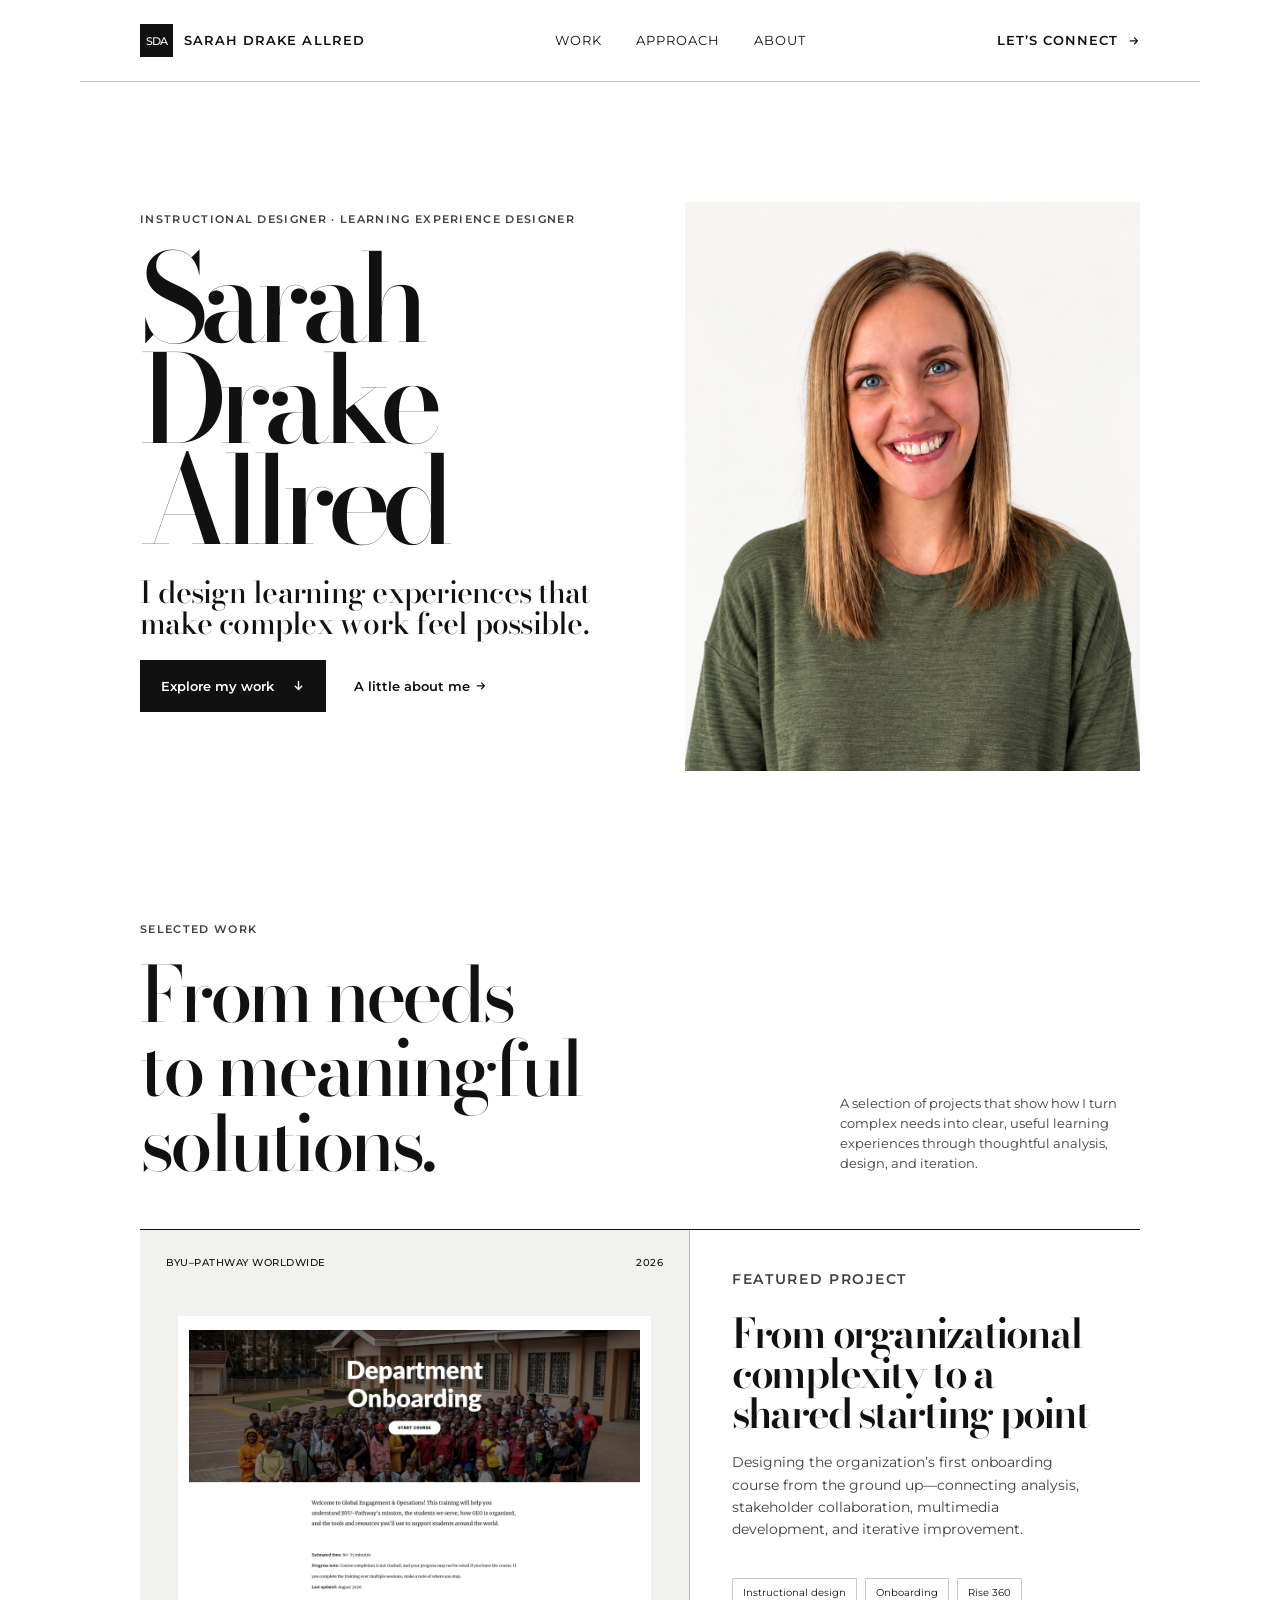
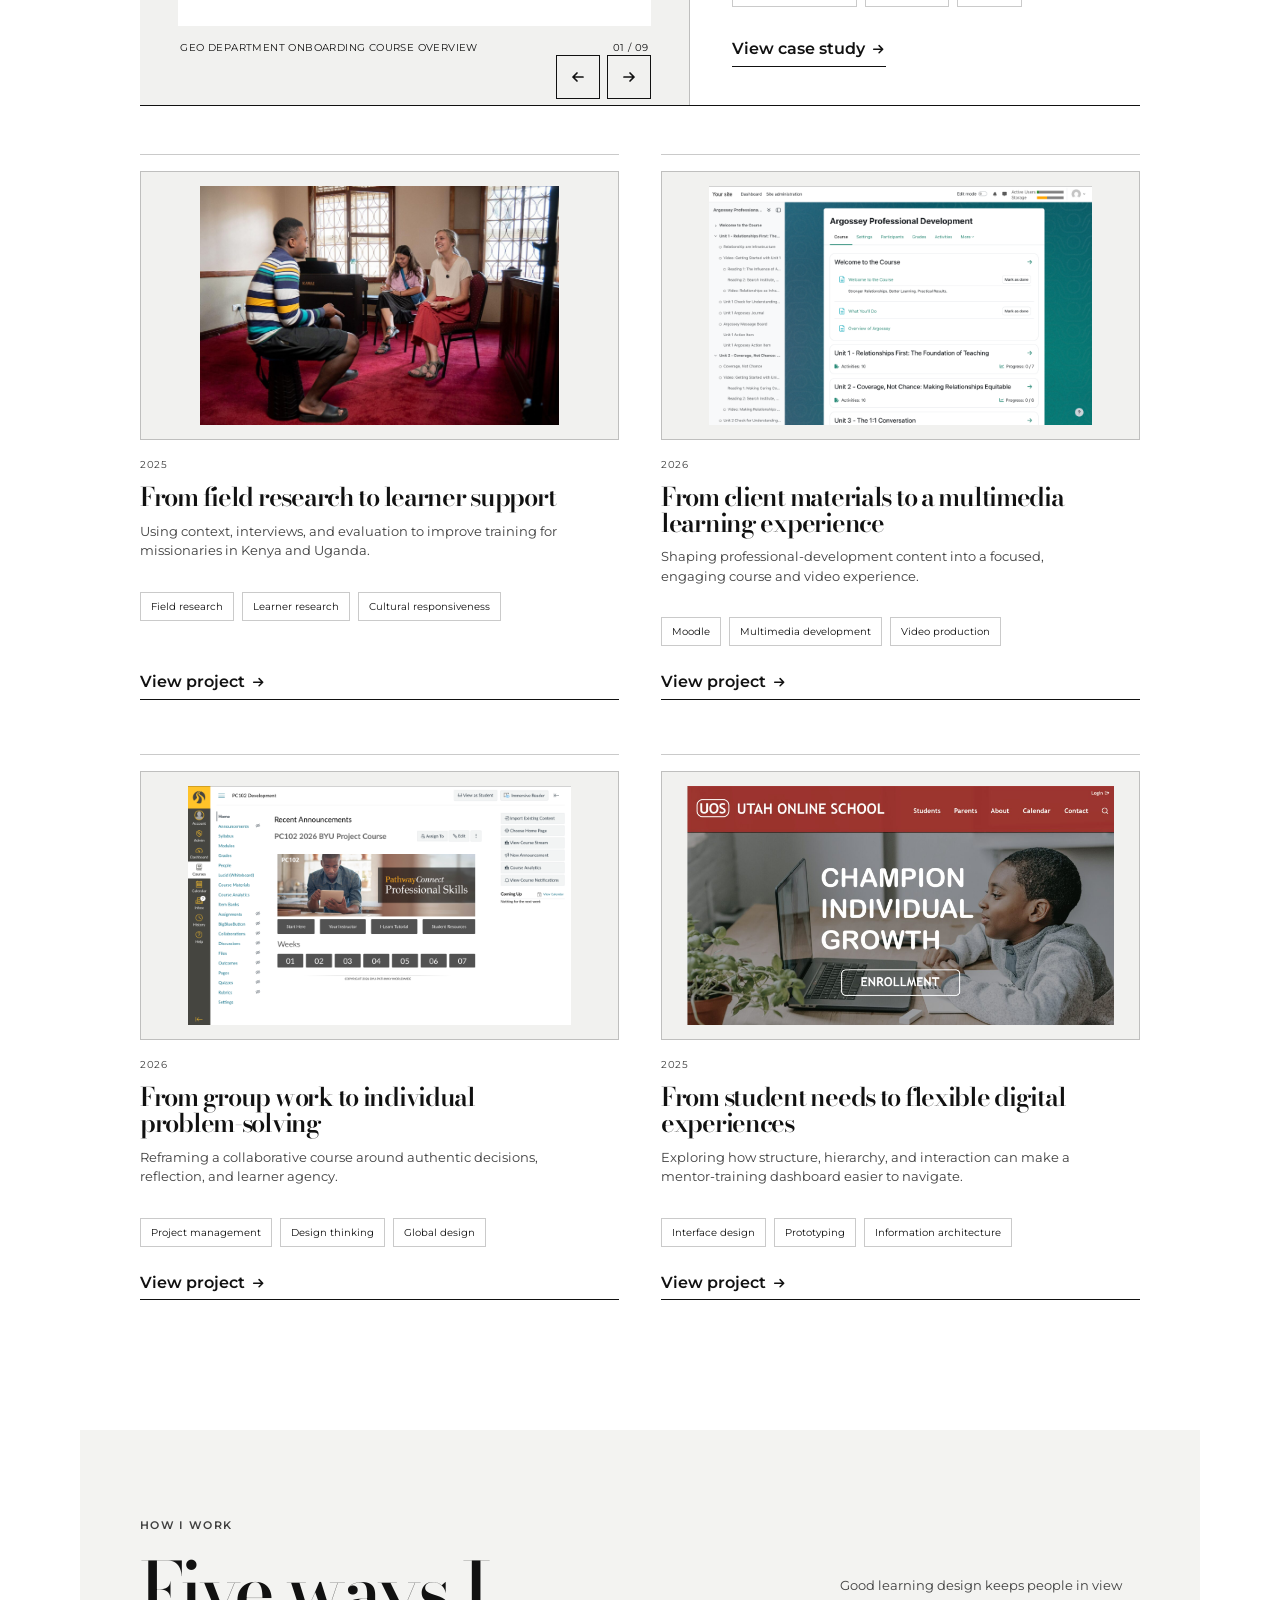
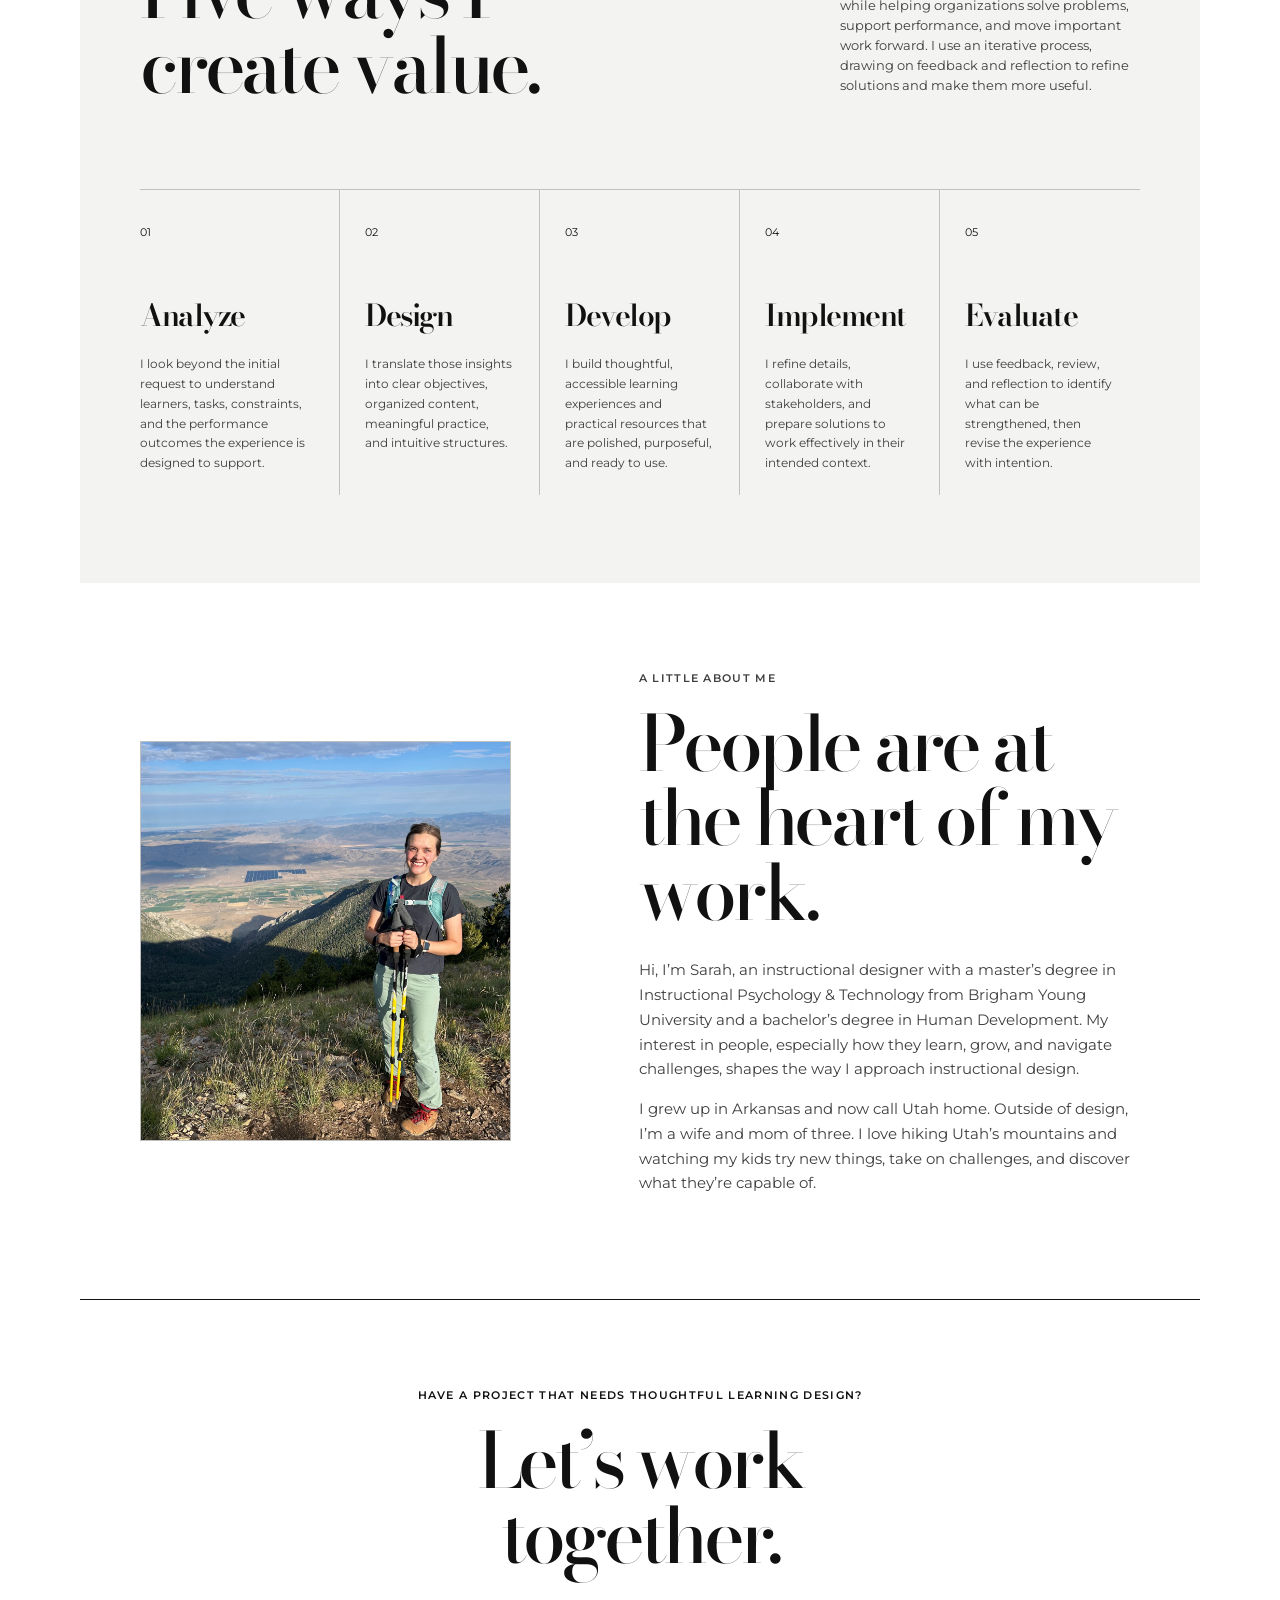
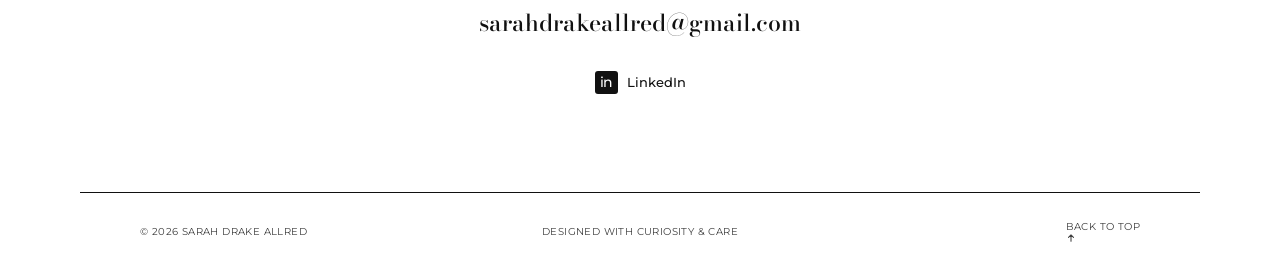
<file: index.html>
<!doctype html>
<html lang="en">
  <head>
    <!-- Google tag (gtag.js) -->
    <script async src="https://www.googletagmanager.com/gtag/js?id=G-1EB65HYQL9"></script>
    <script>
      window.dataLayer = window.dataLayer || [];
      function gtag(){dataLayer.push(arguments);}
      gtag('js', new Date());
      gtag('config', 'G-1EB65HYQL9');
    </script>
    <meta charset="UTF-8" />
    <meta name="viewport" content="width=device-width, initial-scale=1.0" />
    <meta name="description" content="Sarah Drake Allred is an instructional designer creating thoughtful, practical learning experiences for people and organizations." />
    <title>Sarah Drake Allred — Instructional Designer</title>
    <link rel="preconnect" href="https://fonts.googleapis.com" />
    <link rel="preconnect" href="https://fonts.gstatic.com" crossorigin />
    <link href="https://fonts.googleapis.com/css2?family=Bodoni+Moda:opsz,wght@6..96,400;6..96,500;6..96,600&family=Montserrat:wght@400;500;600;700&display=swap" rel="stylesheet" />
    <link rel="stylesheet" href="styles.css" />
  </head>
  <body>
    <a class="skip-link" href="#top">Skip to main content</a>
    <div class="site-shell">
      <header class="site-header">
        <a class="wordmark" href="#top" aria-label="Sarah Drake Allred home">
          <span class="wordmark-mark">SDA</span>
          <span>Sarah Drake Allred</span>
        </a>
        <nav class="desktop-nav" aria-label="Main navigation">
          <a href="#work">Work</a>
          <a href="#approach">Approach</a>
          <a href="#about">About</a>
        </nav>
        <a class="header-link" href="#contact">Let’s connect <svg class="link-arrow" viewBox="0 0 16 16" aria-hidden="true" focusable="false"><path d="M3 8h10M9 4l4 4-4 4" /></svg></a>
      </header>

      <main id="top">
        <section class="hero section-pad">
          <div class="hero-copy reveal">
            <p class="eyebrow">Instructional designer · learning experience designer</p>
            <h1 class="hero-name"><span>Sarah</span><span>Drake</span><span>Allred</span></h1>
            <p class="hero-role">I design learning experiences that make complex work feel <em>possible.</em></p>
            <div class="hero-actions">
              <a class="button button-dark" href="#work">Explore my work <svg class="control-arrow control-arrow--down" viewBox="0 0 16 16" aria-hidden="true" focusable="false"><path d="M8 3v10M4 9l4 4 4-4" /></svg></a>
              <a class="text-link" href="#about">A little about me <svg class="link-arrow" viewBox="0 0 16 16" aria-hidden="true" focusable="false"><path d="M3 8h10M9 4l4 4-4 4" /></svg></a>
            </div>
          </div>
          <div class="hero-art hero-art-photo reveal">
            <img src="assets/web/sarah-drake-allred-headshot.png" alt="Professional headshot of Sarah Drake Allred" />
          </div>
        </section>

        <section id="work" class="work-section section-pad">
          <div class="section-heading reveal">
            <div>
              <p class="eyebrow">Selected work</p>
              <h2>From needs<br /><em>to meaningful solutions.</em></h2>
            </div>
            <p class="section-note">A selection of projects that show how I turn complex needs into clear, useful learning experiences through thoughtful analysis, design, and iteration.</p>
          </div>

          <article class="featured-project reveal">
            <div class="featured-visual">
              <div class="visual-topline"><span>BYU–Pathway Worldwide</span><span>2026</span></div>
              <div class="showcase-carousel" aria-live="polite" aria-label="GEO onboarding process carousel">
                <a class="showcase-image-link" id="featuredCarouselLink" href="project.html?project=geo" aria-label="Open the GEO onboarding project"><div class="showcase-frame"><img id="featuredCarouselImage" src="assets/web/geo-homepage-hero.png" alt="GEO Department Onboarding course overview" /></div></a>
                <div class="showcase-caption"><span id="featuredCarouselCaption">GEO Department Onboarding course overview</span><span id="featuredCarouselCount">01 / 10</span></div>
                <div class="showcase-controls"><button type="button" data-featured-dir="prev" aria-label="Previous GEO project image"><svg class="control-arrow control-arrow--left" viewBox="0 0 16 16" aria-hidden="true" focusable="false"><path d="M13 8H3m4 4L3 8l4-4" /></svg></button><button type="button" data-featured-dir="next" aria-label="Next GEO project image"><svg class="control-arrow control-arrow--right" viewBox="0 0 16 16" aria-hidden="true" focusable="false"><path d="M3 8h10M9 4l4 4-4 4" /></svg></button></div>
              </div>
            </div>
            <div class="featured-copy">
              <p class="eyebrow">Featured Project</p>
              <h3><a class="project-title-link" href="project.html?project=geo">From organizational complexity to a shared starting point</a></h3>
              <p>Designing the organization’s first onboarding course from the ground up—connecting analysis, stakeholder collaboration, multimedia development, and iterative improvement.</p>
              <div class="tag-list"><span>Instructional design</span><span>Onboarding</span><span>Rise 360</span></div>
              <a class="project-link" href="project.html?project=geo">View case study <svg class="link-arrow" viewBox="0 0 16 16" aria-hidden="true" focusable="false"><path d="M3 8h10M9 4l4 4-4 4" /></svg></a>
            </div>
          </article>

          <div class="project-grid">
            <article class="project-card reveal">
              <a class="project-thumb-link" href="project.html?project=field" aria-label="Open the field research project"><div class="project-thumb thumb-kenya"><img class="project-thumb-image" src="assets/web/image10.jpg" alt="Field interview in Kenya" /></div></a>
              <div class="project-meta"><span>2025</span></div>
              <h3><a class="project-title-link" href="project.html?project=field">From field research to learner support</a></h3>
              <p>Using context, interviews, and evaluation to improve training for missionaries in Kenya and Uganda.</p>
              <div class="tag-list project-card-tags"><span>Field research</span><span>Learner research</span><span>Cultural responsiveness</span></div>
              <a class="project-link" href="project.html?project=field">View project <svg class="link-arrow" viewBox="0 0 16 16" aria-hidden="true" focusable="false"><path d="M3 8h10M9 4l4 4-4 4" /></svg></a>
            </article>
            <article class="project-card reveal">
              <a class="project-thumb-link" href="project.html?project=argossey" aria-label="Open the Argossey multimedia project"><div class="project-thumb thumb-argossey"><img class="project-thumb-image" src="assets/web/argossey-homepage.png" alt="Argossey Professional Development Moodle course homepage" /></div></a>
              <div class="project-meta"><span>2026</span></div>
              <h3><a class="project-title-link" href="project.html?project=argossey">From client materials to a multimedia learning experience</a></h3>
              <p>Shaping professional-development content into a focused, engaging course and video experience.</p>
              <div class="tag-list project-card-tags"><span>Moodle</span><span>Multimedia development</span><span>Video production</span></div>
              <a class="project-link" href="project.html?project=argossey">View project <svg class="link-arrow" viewBox="0 0 16 16" aria-hidden="true" focusable="false"><path d="M3 8h10M9 4l4 4-4 4" /></svg></a>
            </article>
            <article class="project-card reveal">
              <a class="project-thumb-link" href="project.html?project=pc" aria-label="Open the PC102 course redesign project"><div class="project-thumb thumb-pc"><img class="project-thumb-image" src="assets/web/pc102-homepage.png" alt="PC102 course homepage with PathwayConnect Professional Skills content" /></div></a>
              <div class="project-meta"><span>2026</span></div>
              <h3><a class="project-title-link" href="project.html?project=pc">From group work to individual problem-solving</a></h3>
              <p>Reframing a collaborative course around authentic decisions, reflection, and learner agency.</p>
              <div class="tag-list project-card-tags"><span>Project management</span><span>Design thinking</span><span>Global design</span></div>
              <a class="project-link" href="project.html?project=pc">View project <svg class="link-arrow" viewBox="0 0 16 16" aria-hidden="true" focusable="false"><path d="M3 8h10M9 4l4 4-4 4" /></svg></a>
            </article>
            <article class="project-card reveal">
              <a class="project-thumb-link" href="project.html?project=uos" aria-label="Open the Utah Online School interface design project"><div class="project-thumb thumb-uos"><img class="project-thumb-image" src="assets/web/image31.jpg" alt="Utah Online School redesigned homepage" /></div></a>
              <div class="project-meta"><span>2025</span></div>
              <h3><a class="project-title-link" href="project.html?project=uos">From student needs to flexible digital experiences</a></h3>
              <p>Exploring how structure, hierarchy, and interaction can make a mentor-training dashboard easier to navigate.</p>
              <div class="tag-list project-card-tags"><span>Interface design</span><span>Prototyping</span><span>Information architecture</span></div>
              <a class="project-link" href="project.html?project=uos">View project <svg class="link-arrow" viewBox="0 0 16 16" aria-hidden="true" focusable="false"><path d="M3 8h10M9 4l4 4-4 4" /></svg></a>
            </article>
          </div>
        </section>

        <section id="approach" class="approach-section section-pad">
          <div class="section-heading reveal">
            <div><p class="eyebrow">How I work</p><h2>Five ways I<br /><em>create value.</em></h2></div>
            <p class="section-note">Good learning design keeps people in view while helping organizations solve problems, support performance, and move important work forward. I use an iterative process, drawing on feedback and reflection to refine solutions and make them more useful.</p>
          </div>
          <div class="capability-grid">
            <article class="capability reveal"><span class="capability-num">01</span><h3>Analyze</h3><p>I look beyond the initial request to understand learners, tasks, constraints, and the performance outcomes the experience is designed to support.</p></article>
            <article class="capability reveal"><span class="capability-num">02</span><h3>Design</h3><p>I translate those insights into clear objectives, organized content, meaningful practice, and intuitive structures.</p></article>
            <article class="capability reveal"><span class="capability-num">03</span><h3>Develop</h3><p>I build thoughtful, accessible learning experiences and practical resources that are polished, purposeful, and ready to use.</p></article>
            <article class="capability reveal"><span class="capability-num">04</span><h3>Implement</h3><p>I refine details, collaborate with stakeholders, and prepare solutions to work effectively in their intended context.</p></article>
            <article class="capability reveal"><span class="capability-num">05</span><h3>Evaluate</h3><p>I use feedback, review, and reflection to identify what can be strengthened, then revise the experience with intention.</p></article>
          </div>
        </section>

        <section id="about" class="about-section section-pad">
          <div class="about-portrait reveal">
            <img src="assets/web/sarah-about-summit.jpg" alt="Sarah hiking in the mountains" />
          </div>
          <div class="about-copy reveal">
            <p class="eyebrow">A little about me</p>
            <h2>People are at the heart of <em>my work.</em></h2>
            <p>
              Hi, I’m Sarah, an instructional designer with a master’s degree in
              Instructional Psychology &amp; Technology from Brigham Young University
              and a bachelor’s degree in Human Development. My interest in people,
              especially how they learn, grow, and navigate challenges, shapes the way
              I approach instructional design.
            </p>
            <p>
              I grew up in Arkansas and now call Utah home. Outside of design, I’m a
              wife and mom of three. I love hiking Utah’s mountains and watching my
              kids try new things, take on challenges, and discover what they’re
              capable of.
            </p>
          </div>
        </section>

        <section class="contact-section section-pad reveal" id="contact">
          <p class="eyebrow">Have a project that needs thoughtful learning design?</p>
          <h2>Let’s work<br /><em>together.</em></h2>
          <div class="homepage-contact-details">
            <p class="homepage-contact-email">
  <a href="mailto:sarahdrakeallred@gmail.com">sarahdrakeallred@gmail.com</a>
</p>
            <a class="homepage-linkedin" href="https://www.linkedin.com/in/sarah-drake-allred/" target="_blank" rel="noopener noreferrer" aria-label="Visit Sarah Drake Allred on LinkedIn">
              <span class="homepage-linkedin-mark" aria-hidden="true">in</span>
              <span>LinkedIn</span>
            </a>
          </div>
        </section>
      </main>

      <footer class="site-footer"><span>© 2026 Sarah Drake Allred</span><span>Designed with curiosity &amp; care</span><a href="#top">Back to top <svg class="control-arrow control-arrow--up" viewBox="0 0 16 16" aria-hidden="true" focusable="false"><path d="M8 13V3m-4 4 4-4 4 4" /></svg></a></footer>
    </div>

    <dialog class="image-lightbox" id="imageLightbox" aria-labelledby="lightboxLabel">
      <div class="image-lightbox-inner">
        <button class="image-lightbox-close" type="button" data-lightbox-close aria-label="Close enlarged image">×</button>
        <button class="image-lightbox-nav image-lightbox-nav--previous" type="button" data-lightbox-prev aria-label="Previous enlarged image"><svg class="control-arrow control-arrow--left" viewBox="0 0 16 16" aria-hidden="true" focusable="false"><path d="M13 8H3m4 4L3 8l4-4" /></svg></button>
        <p class="visually-hidden" id="lightboxLabel">Enlarged portfolio image</p>
        <img id="lightboxImage" class="image-lightbox-image" src="assets/web/image1.jpg" alt="" tabindex="0" role="button" aria-label="Zoom image" />
        <button class="image-lightbox-nav image-lightbox-nav--next" type="button" data-lightbox-next aria-label="Next enlarged image"><svg class="control-arrow control-arrow--right" viewBox="0 0 16 16" aria-hidden="true" focusable="false"><path d="M3 8h10M9 4l4 4-4 4" /></svg></button>
        <span class="image-lightbox-count" id="lightboxCount" aria-live="polite"></span>
      </div>
    </dialog>

    <script src="portfolio-content.js"></script>
    <script src="script.js"></script>
    <script src="lightbox.js"></script>
  </body>
</html>
</file>
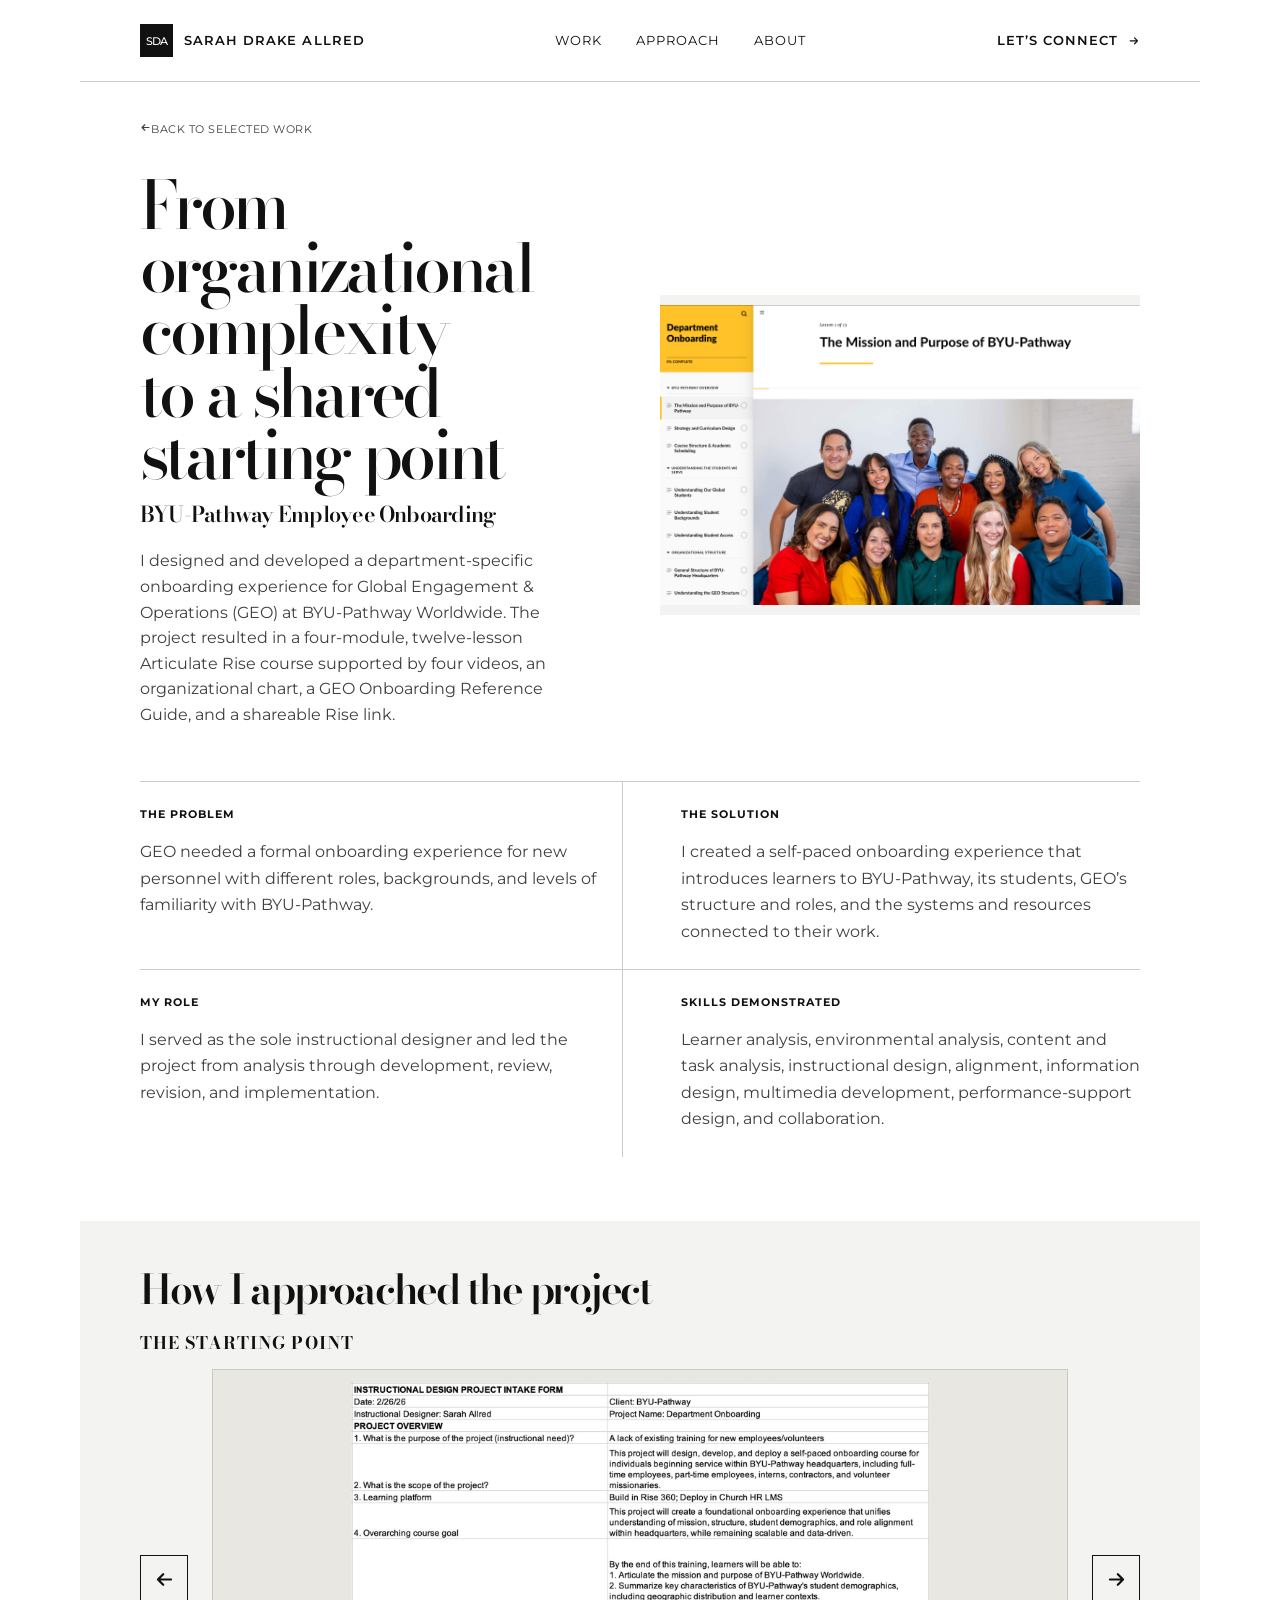
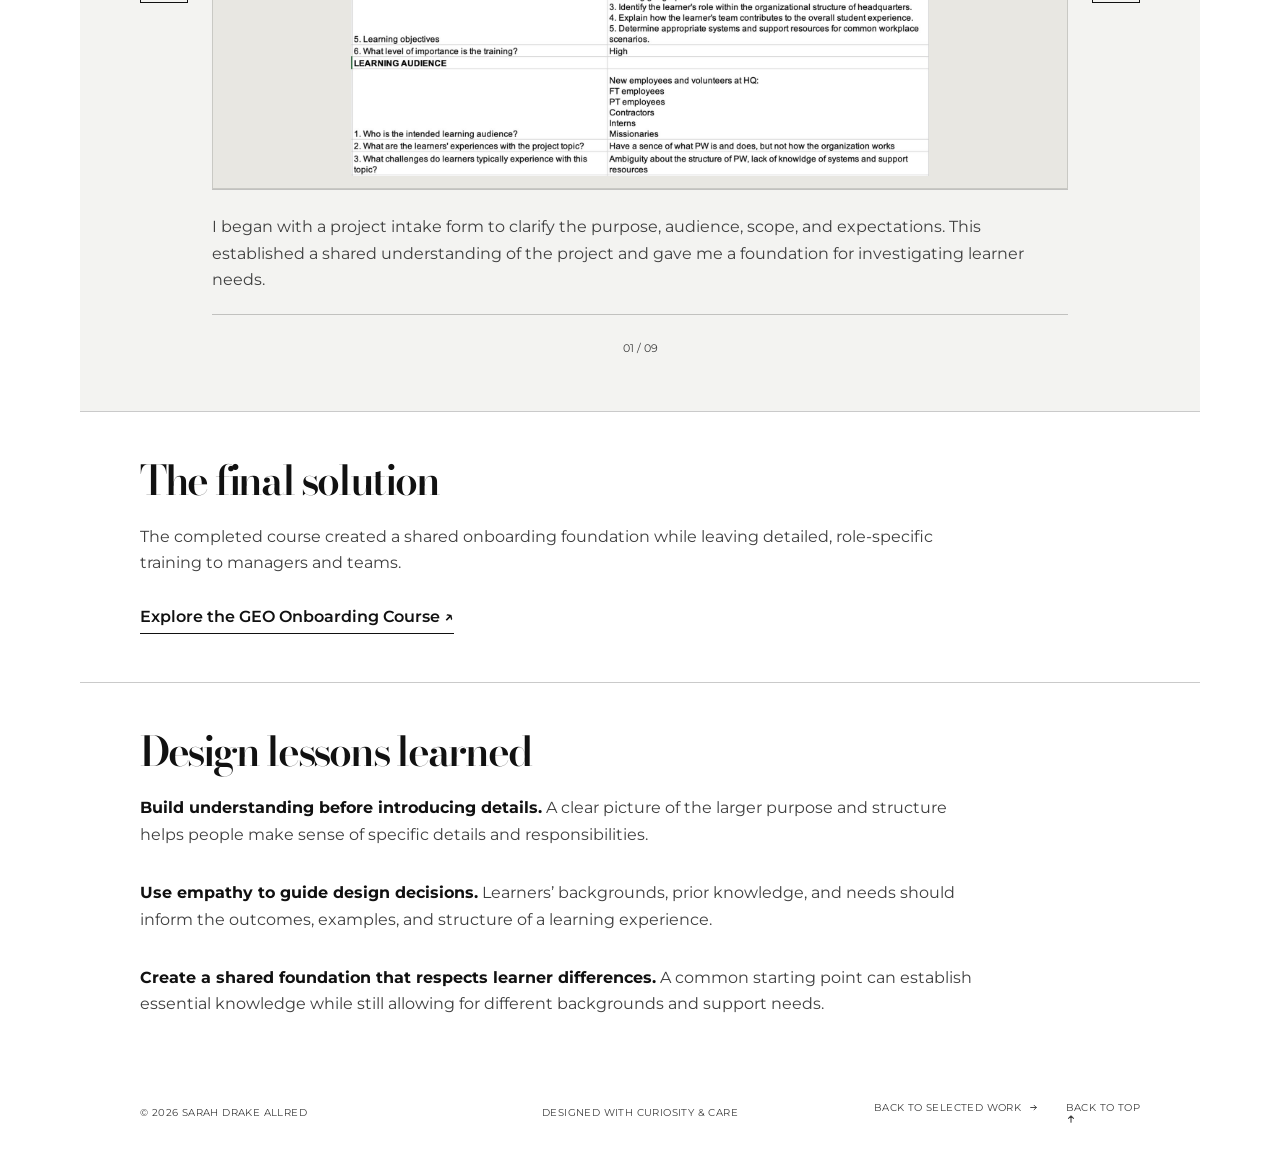
<file: project.html>
<!doctype html>
<html lang="en">
  <head>
    <!-- Google tag (gtag.js) -->
    <script async src="https://www.googletagmanager.com/gtag/js?id=G-1EB65HYQL9"></script>
    <script>
      window.dataLayer = window.dataLayer || [];
      function gtag(){dataLayer.push(arguments);}
      gtag('js', new Date());
      gtag('config', 'G-1EB65HYQL9');
    </script>
    <meta charset="UTF-8" />
    <meta name="viewport" content="width=device-width, initial-scale=1.0" />
    <meta name="description" content="Sarah Drake Allred instructional design project case study" />
    <title>Project case study — Sarah Drake Allred</title>
    <link rel="preconnect" href="https://fonts.googleapis.com" />
    <link rel="preconnect" href="https://fonts.gstatic.com" crossorigin />
    <link href="https://fonts.googleapis.com/css2?family=Bodoni+Moda:opsz,wght@6..96,400;6..96,500;6..96,600&family=Montserrat:wght@400;500;600;700&display=swap" rel="stylesheet" />
    <link rel="stylesheet" href="styles.css" />
  </head>
  <body>
    <a class="skip-link" href="#top">Skip to main content</a>
    <div class="site-shell">
      <header class="site-header">
        <a class="wordmark" href="index.html#top" aria-label="Sarah Drake Allred home"><span class="wordmark-mark">SDA</span><span>Sarah Drake Allred</span></a>
        <nav class="desktop-nav" aria-label="Main navigation"><a href="index.html#work">Work</a><a href="index.html#approach">Approach</a><a href="index.html#about">About</a></nav>
        <a class="header-link" href="index.html#contact">Let’s connect <svg class="link-arrow" viewBox="0 0 16 16" aria-hidden="true" focusable="false"><path d="M3 8h10M9 4l4 4-4 4" /></svg></a>
      </header>

      <main class="project-page" id="top">
        <section class="project-intro section-pad">
          <a class="back-link" href="index.html#work"><svg class="control-arrow control-arrow--left" viewBox="0 0 16 16" aria-hidden="true" focusable="false"><path d="M13 8H3m4 4L3 8l4-4" /></svg> Back to selected work</a>
          <p class="eyebrow" id="projectKicker" hidden>Featured project</p>
          <div class="project-intro-layout">
            <div class="project-intro-copy">
              <h1 id="projectTitle">Project title</h1>
              <p class="project-subtitle" id="projectSubtitle"></p>
              <p class="project-lede" id="projectLede"></p>
            </div>
            <figure class="project-intro-visual" id="projectIntroVisual" hidden>
              <a class="project-intro-visual-link" id="projectIntroVisualLink" href="assets/web/uganda-field-interview.jpg" data-hero-lightbox-trigger aria-label="Enlarge the project hero image">
                <img id="projectIntroImage" src="assets/web/uganda-field-interview.jpg" alt="" />
              </a>
            </figure>
          </div>
          <div class="project-intro-grid">
            <article class="intro-block"><p class="intro-label">The problem</p><p id="projectProblem"></p></article>
            <article class="intro-block"><p class="intro-label">The solution</p><p id="projectSolution"></p></article>
            <article class="intro-block"><p class="intro-label">My role</p><p id="projectRole"></p></article>
            <article class="intro-block"><p class="intro-label">Skills demonstrated</p><p id="projectSkills"></p></article>
          </div>
        </section>

        <section class="project-process section-pad">
          <h2 id="projectProcessHeading">How I approached the project</h2>
          <h3 class="project-step-heading" id="projectStepHeading"></h3>
          <div class="full-carousel" aria-live="polite" aria-label="Project process carousel">
            <div class="full-carousel-stage">
              <button class="carousel-side-control carousel-side-control--previous" type="button" data-direction="prev" aria-label="Previous project image"><svg class="control-arrow control-arrow--left" viewBox="0 0 16 16" aria-hidden="true" focusable="false"><path d="M13 8H3m4 4L3 8l4-4" /></svg></button>
              <div class="full-carousel-body">
                <div class="full-carousel-frame">
                  <a class="carousel-image-link" id="projectCarouselLink" href="assets/web/image1.jpg" data-lightbox-trigger aria-label="Enlarge the current project image"><img id="projectCarouselImage" src="assets/web/image1.jpg" alt="" /></a>
                  <div class="project-video-frame" id="projectVideoFrame" hidden>
                    <iframe id="projectCarouselVideo" title="Project video" src="about:blank" loading="lazy" allow="accelerometer; clipboard-write; encrypted-media; gyroscope; picture-in-picture; web-share" allowfullscreen></iframe>
                  </div>
                </div>
                <div class="full-carousel-caption"><p id="projectCarouselCaption"></p></div>
              </div>
              <button class="carousel-side-control carousel-side-control--next" type="button" data-direction="next" aria-label="Next project image"><svg class="control-arrow control-arrow--right" viewBox="0 0 16 16" aria-hidden="true" focusable="false"><path d="M3 8h10M9 4l4 4-4 4" /></svg></button>
            </div>
            <div class="full-carousel-controls"><span id="projectCarouselCount">01 / 09</span></div>
          </div>
        </section>

        <section class="project-support section-pad" id="projectFinalSolution" hidden>
          <h2 class="project-section-heading">The final solution</h2>
          <div class="project-support-copy">
            <p id="projectFinalSolutionText"></p>
            <a class="project-support-link" id="projectFinalSolutionLink" href="#" target="_blank" rel="noreferrer" hidden></a>
          </div>
        </section>

        <section class="project-lessons section-pad" id="projectLessons" hidden>
          <h2 class="project-section-heading">Design lessons learned</h2>
          <div class="project-lesson-list" id="projectLessonsList"></div>
        </section>
      </main>

      <footer class="site-footer"><span>© 2026 Sarah Drake Allred</span><span>Designed with curiosity &amp; care</span><span class="site-footer-links"><a href="index.html#work">Back to selected work <svg class="link-arrow" viewBox="0 0 16 16" aria-hidden="true" focusable="false"><path d="M3 8h10M9 4l4 4-4 4" /></svg></a><a href="#top">Back to top <svg class="control-arrow control-arrow--up" viewBox="0 0 16 16" aria-hidden="true" focusable="false"><path d="M8 13V3m-4 4 4-4 4 4" /></svg></a></span></footer>
    </div>

    <dialog class="image-lightbox" id="imageLightbox" aria-labelledby="lightboxLabel">
      <div class="image-lightbox-inner">
        <button class="image-lightbox-close" type="button" data-lightbox-close aria-label="Close enlarged image">×</button>
        <button class="image-lightbox-nav image-lightbox-nav--previous" type="button" data-lightbox-prev aria-label="Previous enlarged image"><svg class="control-arrow control-arrow--left" viewBox="0 0 16 16" aria-hidden="true" focusable="false"><path d="M13 8H3m4 4L3 8l4-4" /></svg></button>
        <p class="visually-hidden" id="lightboxLabel">Enlarged portfolio image</p>
        <img id="lightboxImage" class="image-lightbox-image" src="assets/web/image1.jpg" alt="" tabindex="0" role="button" aria-label="Zoom image" />
        <button class="image-lightbox-nav image-lightbox-nav--next" type="button" data-lightbox-next aria-label="Next enlarged image"><svg class="control-arrow control-arrow--right" viewBox="0 0 16 16" aria-hidden="true" focusable="false"><path d="M3 8h10M9 4l4 4-4 4" /></svg></button>
        <span class="image-lightbox-count" id="lightboxCount" aria-live="polite"></span>
      </div>
    </dialog>

    <dialog class="image-lightbox hero-image-lightbox" id="heroImageLightbox" aria-labelledby="heroLightboxLabel">
      <div class="image-lightbox-inner">
        <button class="image-lightbox-close" type="button" data-hero-lightbox-close aria-label="Close enlarged project hero image">×</button>
        <p class="visually-hidden" id="heroLightboxLabel">Enlarged project hero image</p>
        <img id="heroLightboxImage" class="image-lightbox-image" src="assets/web/uganda-field-interview.jpg" alt="" />
      </div>
    </dialog>

    <script src="portfolio-content.js"></script>
    <script src="project.js"></script>
    <script src="lightbox.js"></script>
    <script src="hero-lightbox.js"></script>
  </body>
</html>
</file>
<file: styles.css>
:root {
  --ink: #3b243c;
  --muted: #5d565e;
  --paper: #fcf8f2;
  --paper-dark: #f1e9e8;
  --cream: #fffdf9;
  --teal: #9bc7b4;
  --deep-teal: #3b243c;
  --orange: #8c2d4e;
  --yellow: #f4d36a;
  --line: rgba(59, 36, 60, .20);
  --sans: "DM Sans", Arial, sans-serif;
  --serif: "Fraunces", Georgia, serif;
  --mono: "DM Mono", monospace;
}

* { box-sizing: border-box; }
html { scroll-behavior: smooth; }
body { margin: 0; background: var(--paper); color: var(--ink); font-family: var(--sans); font-size: 16px; line-height: 1.55; }
button, a { font: inherit; }
a { color: inherit; text-decoration: none; }
button { cursor: pointer; }
.site-shell { overflow: hidden; }
.site-header { height: 82px; display: flex; align-items: center; justify-content: space-between; padding: 0 5.5vw; border-bottom: 1px solid var(--line); background: rgba(244,242,237,.88); backdrop-filter: blur(12px); position: sticky; top: 0; z-index: 10; }
.wordmark { display: inline-flex; align-items: center; gap: 11px; font-size: 14px; font-weight: 600; letter-spacing: -.02em; }
.wordmark-mark { display: grid; place-items: center; width: 33px; height: 33px; background: var(--ink); color: var(--paper); font: 500 11px var(--mono); letter-spacing: -.08em; }
.desktop-nav { display: flex; gap: 34px; font-size: 13px; color: #53605e; }
.desktop-nav a, .header-link, .text-link, .project-link { transition: color .2s ease, opacity .2s ease; }
.desktop-nav a:hover, .header-link:hover, .text-link:hover, .project-link:hover { color: var(--orange); }
.header-link { font-size: 13px; font-weight: 600; }
.header-link span, .text-link span, .project-link span { display: inline-block; margin-left: 8px; transition: transform .2s ease; }
.header-link:hover span, .text-link:hover span, .project-link:hover span { transform: translate(3px,-3px); }
.section-pad { padding: 120px 8vw; }
.hero { min-height: 690px; display: grid; grid-template-columns: 1.08fr .92fr; align-items: center; gap: 8vw; padding-top: 100px; padding-bottom: 100px; }
.eyebrow, .project-number, .modal-label { margin: 0 0 22px; font: 500 11px var(--mono); letter-spacing: .11em; text-transform: uppercase; color: var(--muted); }
h1, h2, h3, p { margin-top: 0; }
h1, h2 { font: 600 clamp(3.3rem, 6.1vw, 6.5rem)/.97 var(--serif); letter-spacing: -.055em; }
h1 { max-width: 780px; margin-bottom: 28px; }
h1 em, h2 em, .project-thumb em { color: var(--orange); font-style: normal; }
.hero-intro { max-width: 500px; margin-bottom: 34px; color: #55605e; font-size: 18px; line-height: 1.65; }
.hero-actions { display: flex; align-items: center; gap: 28px; }
.button { display: inline-flex; gap: 18px; align-items: center; justify-content: center; padding: 15px 20px; border: 1px solid transparent; font-size: 13px; font-weight: 600; transition: transform .2s ease, background .2s ease, color .2s ease; }
.button:hover { transform: translateY(-3px); }
.button-dark { background: var(--ink); color: var(--paper); }
.button-dark:hover { background: var(--orange); }
.button-light { background: var(--paper); color: var(--ink); }
.button-light:hover { background: var(--yellow); }
.text-link, .project-link { display: inline-flex; align-items: center; border: 0; padding: 0; background: transparent; font-size: 13px; font-weight: 600; }
.hero-art { position: relative; height: 500px; min-width: 360px; }
.art-orbit { position: absolute; left: 50%; top: 50%; border: 1px solid rgba(20,32,32,.35); border-radius: 50%; transform: translate(-50%,-50%) rotate(-19deg); }
.orbit-one { width: 80%; height: 44%; }
.orbit-two { width: 78%; height: 68%; transform: translate(-50%,-50%) rotate(48deg); border-color: rgba(221,117,89,.55); }
.art-card { position: absolute; box-shadow: 16px 20px 0 rgba(25,61,58,.12); }
.art-card-main { top: 21%; left: 18%; width: 260px; height: 244px; padding: 30px; background: var(--teal); transform: rotate(-7deg); }
.art-kicker { display: block; font: 500 10px var(--mono); letter-spacing: .07em; }
.art-card-main strong { display: block; margin-top: 54px; font: 600 34px/.95 var(--serif); letter-spacing: -.05em; }
.art-arrow { position: absolute; right: 24px; bottom: 18px; font-size: 30px; }
.art-card-note { right: 3%; top: 16%; width: 116px; height: 116px; display: grid; place-items: center; background: var(--yellow); font: 600 20px/.9 var(--serif); text-align: center; transform: rotate(9deg); }
.art-dot { position: absolute; border-radius: 50%; }
.dot-one { width: 24px; height: 24px; right: 16%; bottom: 20%; background: var(--orange); }
.dot-two { width: 11px; height: 11px; left: 11%; bottom: 30%; background: var(--deep-teal); }
.art-caption { position: absolute; right: 2%; bottom: 9%; font: 10px/1.35 var(--mono); text-transform: uppercase; letter-spacing: .08em; color: var(--muted); }
.work-section { padding-top: 140px; }
.section-heading { display: flex; align-items: end; justify-content: space-between; gap: 40px; margin-bottom: 72px; }
.section-heading h2 { margin-bottom: 0; font-size: clamp(3.2rem, 5vw, 5.4rem); }
.section-note { max-width: 325px; margin-bottom: 8px; color: var(--muted); font-size: 14px; }
.featured-project { display: grid; grid-template-columns: 1.1fr .9fr; min-height: 535px; margin-bottom: 92px; background: var(--deep-teal); color: var(--paper); }
.featured-visual { position: relative; min-height: 535px; padding: 29px 30px; background: linear-gradient(135deg, #7ab6aa 0%, #a9d5c8 50%, #e5c773 100%); color: var(--ink); overflow: hidden; }
.visual-topline { display: flex; justify-content: space-between; gap: 14px; position: relative; z-index: 2; font: 500 10px var(--mono); text-transform: uppercase; letter-spacing: .05em; }
.browser-window { position: absolute; top: 26%; left: 11%; width: 84%; height: 51%; background: var(--cream); box-shadow: 23px 28px 0 rgba(25,61,58,.22); transform: rotate(-4deg); }
.browser-bar { height: 34px; display: flex; align-items: center; gap: 5px; padding: 0 12px; border-bottom: 1px solid rgba(20,32,32,.15); color: #7d8984; font: 8px var(--mono); }
.browser-bar span { width: 6px; height: 6px; border-radius: 50%; background: #d97e65; }.browser-bar span:nth-child(2){background:#e5bd54}.browser-bar span:nth-child(3){background:#83b6a5}.browser-bar b { margin-left: 10px; font-weight: 400; }
.browser-content { display: grid; grid-template-columns: 28% 72%; height: calc(100% - 34px); }
.browser-sidebar { padding: 18px 13px; background: #e1eee8; }.sidebar-logo { margin-bottom: 29px; font: 600 12px var(--serif); }.sidebar-line { height: 7px; width: 77%; margin: 14px 0; background: #b8d2c7; }.sidebar-line.active { width: 91%; background: var(--orange); }.sidebar-line.short { width: 48%; }
.browser-main { padding: 30px 25px; }.mini-label { margin-bottom: 13px; color: var(--orange); font: 500 8px var(--mono); letter-spacing: .08em; }.browser-main h3 { max-width: 310px; margin-bottom: 11px; font: 600 29px/.98 var(--serif); letter-spacing: -.05em; }.mini-copy { max-width: 210px; color: #66716e; font-size: 10px; line-height: 1.4; }.progress-row { display: flex; align-items: center; gap: 9px; margin-top: 30px; color: #78817f; font: 8px var(--mono); }.progress-bar { display: block; width: 75px; height: 5px; background: #ceded7; }.progress-bar i { display: block; width: 17%; height: 100%; background: var(--orange); }
.visual-sticker { position: absolute; right: 8%; bottom: 8%; display: grid; place-items: center; width: 92px; height: 92px; background: var(--orange); color: var(--paper); border-radius: 50%; font: 500 10px/1.2 var(--mono); text-align: center; text-transform: uppercase; transform: rotate(10deg); }
.featured-copy { display: flex; flex-direction: column; justify-content: center; padding: 62px 7vw 62px 5vw; }.featured-copy .project-number { color: var(--teal); }.featured-copy h3 { max-width: 500px; margin-bottom: 22px; font: 600 clamp(2.25rem, 3.7vw, 4.2rem)/.98 var(--serif); letter-spacing: -.055em; }.featured-copy p:not(.project-number) { max-width: 440px; color: #c9d2ce; font-size: 15px; }.tag-list, .modal-tags { display: flex; flex-wrap: wrap; gap: 8px; margin: 23px 0 30px; }.tag-list span, .modal-tag { padding: 7px 10px; border: 1px solid rgba(150,200,188,.5); color: var(--teal); font: 10px var(--mono); }.featured-copy .project-link { align-self: flex-start; color: var(--paper); }.featured-copy .project-link:hover { color: var(--yellow); }
.project-grid { display: grid; grid-template-columns: repeat(2, 1fr); gap: 78px 34px; }.project-card { min-width: 0; }.project-thumb { height: 310px; position: relative; overflow: hidden; margin-bottom: 22px; }.thumb-label { position: absolute; top: 20px; left: 20px; z-index: 2; font: 10px var(--mono); text-transform: uppercase; letter-spacing: .08em; }.thumb-word { position: absolute; left: 8%; bottom: 9%; z-index: 2; font: 600 clamp(2rem, 3.5vw, 3.8rem)/.86 var(--serif); letter-spacing: -.06em; }.thumb-shape { position: absolute; }.thumb-kenya { background: #d7e3d7; }.thumb-kenya .shape-circle { width: 230px; height: 230px; right: 7%; top: 10%; background: var(--orange); border-radius: 50%; }.thumb-kenya .shape-line { width: 120%; height: 1px; left: -8%; top: 51%; background: var(--ink); transform: rotate(-34deg); }.thumb-kenya .thumb-word { color: var(--deep-teal); }.thumb-argossey { background: #f2d1b5; }.thumb-argossey .shape-window { width: 57%; height: 70%; right: -4%; top: 13%; background: var(--deep-teal); transform: rotate(9deg); }.thumb-argossey .shape-play { display: grid; place-items: center; width: 65px; height: 65px; top: 40%; right: 28%; border: 1px solid var(--yellow); border-radius: 50%; color: var(--yellow); font-size: 17px; }.thumb-argossey .thumb-word { color: var(--paper); }.thumb-pc { background: var(--yellow); }.thumb-pc .shape-grid { right: 10%; top: 9%; width: 40%; height: 82%; background: repeating-linear-gradient(90deg, transparent 0 34px, rgba(20,32,32,.18) 35px 36px), repeating-linear-gradient(0deg, transparent 0 36px, rgba(20,32,32,.18) 37px 38px); transform: rotate(12deg); }.thumb-pc .thumb-word { color: var(--ink); }.thumb-uos { background: #d3ddd9; }.thumb-uos .shape-phone { width: 170px; height: 295px; right: 14%; top: 10%; background: var(--cream); border: 8px solid var(--deep-teal); border-radius: 23px; transform: rotate(12deg); box-shadow: 17px 18px 0 var(--orange); }.thumb-uos .shape-spark { right: 11%; top: 13%; color: var(--orange); font-size: 42px; }.thumb-uos .thumb-word { color: var(--deep-teal); font-size: clamp(1.8rem, 3.1vw, 3.3rem); }
.project-meta { display: flex; justify-content: space-between; gap: 15px; margin-bottom: 13px; color: var(--muted); font: 10px var(--mono); text-transform: uppercase; letter-spacing: .05em; }.project-card h3 { max-width: 530px; margin-bottom: 12px; font: 600 clamp(1.75rem, 2.8vw, 2.6rem)/1.01 var(--serif); letter-spacing: -.05em; }.project-card p { max-width: 500px; min-height: 50px; margin-bottom: 22px; color: var(--muted); font-size: 14px; }.project-card .project-link { color: var(--orange); }
.approach-section { margin-top: 42px; background: var(--paper-dark); }.capability-grid { display: grid; grid-template-columns: repeat(5, 1fr); border-top: 1px solid var(--line); }.capability { padding: 29px 26px 10px 0; border-right: 1px solid var(--line); }.capability:not(:first-child) { padding-left: 25px; }.capability:last-child { border-right: 0; }.capability-num { color: var(--orange); font: 11px var(--mono); }.capability h3 { margin: 55px 0 12px; font: 600 34px var(--serif); letter-spacing: -.05em; }.capability p { max-width: 230px; color: var(--muted); font-size: 13px; }
.about-section { display: grid; grid-template-columns: .85fr 1.15fr; gap: 10vw; align-items: center; }.about-portrait { position: relative; display: grid; place-items: center; aspect-ratio: 1 / 1.08; max-width: 435px; background: var(--orange); }.portrait-initials { color: var(--paper); font: 600 clamp(6rem, 12vw, 12rem)/1 var(--serif); letter-spacing: -.12em; }.portrait-caption { position: absolute; bottom: 21px; left: 23px; color: var(--paper); font: 10px/1.35 var(--mono); text-transform: uppercase; letter-spacing: .06em; }.about-copy { max-width: 580px; }.about-copy h2 { margin-bottom: 28px; font-size: clamp(3.1rem, 5vw, 5.2rem); }.about-copy p:not(.eyebrow) { max-width: 500px; color: var(--muted); font-size: 16px; }.about-copy .text-link { margin-top: 13px; color: var(--orange); }
.contact-section { margin: 0 4vw; background: var(--deep-teal); color: var(--paper); text-align: center; }.contact-section .eyebrow { color: var(--teal); }.contact-section h2 { margin-bottom: 38px; font-size: clamp(3.2rem, 7vw, 7rem); }.contact-section h2 em { color: var(--yellow); }.site-footer { display: flex; justify-content: space-between; gap: 20px; padding: 27px 8vw; color: var(--muted); font: 10px var(--mono); text-transform: uppercase; letter-spacing: .04em; }.site-footer a:hover { color: var(--orange); }
.case-study-modal { width: min(760px, calc(100% - 36px)); padding: 0; border: 0; background: var(--cream); color: var(--ink); box-shadow: 0 30px 90px rgba(20,32,32,.28); }.case-study-modal::backdrop { background: rgba(20,32,32,.66); backdrop-filter: blur(3px); }.modal-inner { padding: 58px; }.modal-close { position: absolute; top: 17px; right: 21px; padding: 2px 8px; border: 0; background: transparent; color: var(--muted); font-size: 28px; line-height: 1; }.modal-close:hover { color: var(--orange); }.case-study-modal h2 { max-width: 650px; margin-bottom: 22px; font-size: clamp(2.7rem, 6vw, 5.2rem); }.modal-lede { max-width: 610px; color: var(--muted); font-size: 17px; }.modal-rule { height: 1px; margin: 36px 0; background: var(--line); }.modal-columns { display: grid; grid-template-columns: 1.25fr .75fr; gap: 40px; }.modal-columns p { color: var(--muted); font-size: 14px; }.modal-label { display: block; color: var(--orange); }.modal-tags { margin-top: 0; }.modal-tag { border-color: var(--line); color: var(--ink); }.modal-footer-note { margin-top: 32px; padding-top: 18px; border-top: 1px solid var(--line); color: var(--muted); font: 10px var(--mono); }
.reveal { opacity: 0; transform: translateY(18px); transition: opacity .7s ease, transform .7s ease; }.reveal.is-visible { opacity: 1; transform: translateY(0); }
@media (max-width: 900px) { .hero { grid-template-columns: 1fr; gap: 30px; padding-top: 80px; }.hero-art { max-width: 600px; width: 100%; margin: 0 auto; }.featured-project { grid-template-columns: 1fr; }.featured-visual { min-height: 470px; }.featured-copy { padding: 55px 9vw 60px; }.capability-grid { grid-template-columns: repeat(2, 1fr); }.capability { padding-bottom: 35px; }.capability:nth-child(2n) { border-right: 0; }.capability:nth-child(n + 3) { border-top: 1px solid var(--line); }.about-section { grid-template-columns: 1fr 1fr; gap: 6vw; } }
@media (max-width: 620px) { .site-header { height: 68px; padding: 0 22px; }.desktop-nav { display: none; }.header-link { font-size: 12px; }.section-pad { padding: 82px 22px; }.hero { min-height: auto; padding-top: 73px; padding-bottom: 70px; }.hero-intro { font-size: 16px; }.hero-actions { align-items: flex-start; flex-direction: column; gap: 22px; }.hero-art { min-width: 0; height: 385px; }.art-card-main { left: 8%; width: 220px; height: 210px; }.art-card-main strong { margin-top: 41px; font-size: 30px; }.art-card-note { right: 0; width: 92px; height: 92px; font-size: 17px; }.art-caption { right: 0; bottom: 4%; }.section-heading { display: block; margin-bottom: 46px; }.section-note { margin-top: 25px; }.work-section { padding-top: 93px; }.featured-project { margin-left: -22px; margin-right: -22px; }.featured-visual { min-height: 390px; padding: 21px 20px; }.visual-topline { font-size: 8px; }.browser-window { left: 6%; top: 25%; width: 90%; height: 48%; }.browser-main { padding: 20px 17px; }.browser-main h3 { font-size: 22px; }.browser-sidebar { padding: 14px 9px; }.visual-sticker { width: 75px; height: 75px; font-size: 8px; }.featured-copy { padding: 48px 22px 55px; }.project-grid { grid-template-columns: 1fr; gap: 66px; }.project-thumb { height: 285px; }.capability-grid { grid-template-columns: 1fr 1fr; }.capability, .capability:not(:first-child) { padding-left: 0; padding-right: 15px; }.capability:nth-child(odd) { border-right: 1px solid var(--line); }.capability:nth-child(even) { border-right: 0; padding-left: 15px; }.capability h3 { margin-top: 36px; font-size: 28px; }.about-section { grid-template-columns: 1fr; gap: 43px; }.about-portrait { max-width: none; width: 100%; }.contact-section { margin: 0; }.site-footer { flex-direction: column; padding: 28px 22px; }.modal-inner { padding: 50px 26px 30px; }.modal-columns { grid-template-columns: 1fr; gap: 10px; } }
@media (prefers-reduced-motion: reduce) { html { scroll-behavior: auto; }.reveal { opacity: 1; transform: none; transition: none; } }

/* Berry Garden accessibility and contrast layer */
.skip-link { position: absolute; left: 16px; top: 8px; z-index: 100; padding: 10px 14px; background: var(--ink); color: var(--paper); transform: translateY(-150%); transition: transform .2s ease; }
.skip-link:focus { transform: translateY(0); }
:focus-visible { outline: 3px solid var(--yellow); outline-offset: 3px; box-shadow: 0 0 0 6px var(--ink); }
.site-header { background: rgba(252,248,242,.92); }
.hero-intro { color: var(--muted); }
.art-orbit { border-color: rgba(59,36,60,.35); }
.orbit-two { border-color: rgba(140,45,78,.55); }
.featured-visual { background: linear-gradient(135deg, #9bc7b4 0%, #f3ad98 50%, #f4d36a 100%); }
.featured-copy p:not(.project-number) { color: #eadfe5; }
.tag-list span, .modal-tag { border-color: rgba(155,199,180,.58); }
.showcase-controls button, .modal-carousel-controls button { width: 44px; height: 44px; }

@media (prefers-reduced-motion: reduce) {
  *, *::before, *::after { animation-duration: .001ms !important; animation-iteration-count: 1 !important; scroll-behavior: auto !important; transition-duration: .001ms !important; }
  .project-card:hover .project-thumb-image { transform: none; }
}

/* Artifact-led carousel layer */
.showcase-carousel { position: absolute; top: 18%; left: 7%; width: 86%; transform: none; }
.showcase-image-link, .project-thumb-link, .carousel-image-link { display: block; color: inherit; text-decoration: none; }
.showcase-frame { height: 310px; padding: 11px; background: var(--cream); box-shadow: 23px 28px 0 rgba(25,61,58,.22); }
.showcase-frame img { width: 100%; height: 100%; display: block; object-fit: contain; background: #fff; }
.showcase-caption { display: flex; justify-content: space-between; gap: 18px; padding: 15px 2px 0; color: var(--ink); font: 10px/1.35 var(--mono); text-transform: uppercase; letter-spacing: .04em; }
.showcase-controls { display: flex; gap: 7px; position: absolute; right: 0; bottom: -45px; }
.showcase-controls button, .modal-carousel-controls button { display: grid; place-items: center; width: 44px; height: 44px; border: 1px solid rgba(59,36,60,.45); background: transparent; color: var(--ink); font-size: 16px; transition: background .2s ease, color .2s ease; }
.showcase-controls button:hover, .modal-carousel-controls button:hover { background: var(--ink); color: var(--paper); }
.project-thumb-image { width: 100%; height: 100%; display: block; object-fit: cover; transition: transform .5s ease; }
.project-card:hover .project-thumb-image { transform: scale(1.04); }
.thumb-shade { position: absolute; inset: 0; z-index: 1; background: linear-gradient(90deg, rgba(20,32,32,.74) 0%, rgba(20,32,32,.18) 68%, transparent 100%); }
.project-thumb .thumb-label { color: var(--paper); }
.project-thumb .thumb-word { color: var(--paper); }
.project-thumb .thumb-word em { color: var(--yellow); }
.modal-carousel { margin-top: 32px; }
.modal-carousel-frame { height: 340px; padding: 10px; background: var(--paper-dark); }
.modal-carousel-frame img { width: 100%; height: 100%; display: block; object-fit: contain; background: #fff; }
.modal-carousel-controls { display: flex; align-items: center; justify-content: center; gap: 18px; margin-top: 13px; color: var(--muted); font: 10px var(--mono); }
.modal-carousel-caption { margin: 10px 0 0; color: var(--muted); font: 11px/1.4 var(--mono); text-align: center; text-transform: uppercase; letter-spacing: .04em; }
.modal-story-content { max-height: none; }
.story-paragraph { margin: 0 0 18px; color: var(--muted); font-size: 14px; }
.story-labeled strong { color: var(--ink); }
@media (max-width: 620px) { .showcase-carousel { left: 5%; width: 90%; top: 18%; }.showcase-frame { height: 225px; padding: 7px; }.showcase-caption { font-size: 8px; }.showcase-controls { bottom: -42px; }.modal-carousel-frame { height: 225px; } }

/* Full-size project pages */
.project-page { background: var(--paper); }
.project-intro { padding-top: 70px; padding-bottom: 82px; }
.back-link { display: inline-flex; margin-bottom: 74px; color: var(--muted); font: 11px var(--mono); text-transform: uppercase; letter-spacing: .05em; transition: color .2s ease; }
.back-link:hover { color: var(--orange); }
.project-intro h1 { max-width: 980px; margin-bottom: 20px; font-size: clamp(3.5rem, 7.2vw, 7.7rem); }
.project-subtitle { margin-bottom: 22px; color: var(--deep-teal); font: 600 clamp(1.4rem, 2.4vw, 2.2rem)/1.05 var(--serif); letter-spacing: -.035em; }
.project-lede { max-width: 760px; margin-bottom: 68px; color: var(--muted); font-size: 18px; line-height: 1.65; }
.project-intro-grid { display: grid; grid-template-columns: repeat(4, 1fr); border-top: 1px solid var(--line); }
.intro-block { min-width: 0; padding: 25px 24px 0 0; border-right: 1px solid var(--line); }
.intro-block:not(:first-child) { padding-left: 24px; }
.intro-block:last-child { border-right: 0; }
.intro-label { margin: 0 0 18px; color: var(--orange); font: 700 11px var(--mono); text-transform: uppercase; letter-spacing: .09em; }
.intro-block p:last-child { margin: 0; color: var(--muted); font-size: 14px; }
.project-process { padding-top: 112px; background: var(--paper-dark); }
.project-process h2 { max-width: 850px; margin-bottom: 54px; font-size: clamp(3.1rem, 6vw, 6rem); }
.project-section-heading { max-width: 850px; margin-bottom: 54px; font-size: clamp(3.1rem, 6vw, 6rem); }
.full-carousel { max-width: 1100px; margin: 0 auto; }
.full-carousel-frame { height: min(62vw, 690px); min-height: 340px; padding: 16px; background: var(--cream); box-shadow: 22px 26px 0 rgba(25,61,58,.16); }
.full-carousel-frame img { width: 100%; height: 100%; display: block; object-fit: contain; background: #fff; }
.project-video-frame { width: 100%; height: 100%; background: #000; }
.project-video-frame iframe { width: 100%; height: 100%; display: block; border: 0; }
[hidden] { display: none !important; }
.full-carousel-caption { padding: 26px 0 21px; border-bottom: 1px solid var(--line); }
.carousel-caption-label { margin: 0 0 8px; color: var(--orange); font: 500 11px var(--mono); text-transform: uppercase; letter-spacing: .08em; }
.full-carousel-caption p:last-child { max-width: 850px; margin: 0; color: var(--ink); font: 400 clamp(1.05rem, 1.7vw, 1.35rem)/1.65 var(--sans); letter-spacing: 0; }
.full-carousel-controls { display: flex; align-items: center; justify-content: space-between; padding-top: 18px; }
.full-carousel-controls button { display: grid; place-items: center; width: 48px; height: 48px; border: 1px solid var(--ink); background: transparent; color: var(--ink); font-size: 21px; transition: background .2s ease, color .2s ease; }
.full-carousel-controls button:hover { background: var(--ink); color: var(--paper); }
.full-carousel-controls span { color: var(--muted); font: 11px var(--mono); }
.visually-hidden { position: absolute; width: 1px; height: 1px; padding: 0; margin: -1px; overflow: hidden; clip: rect(0, 0, 0, 0); white-space: nowrap; border: 0; }
.image-lightbox { width: min(1200px, calc(100% - 32px)); max-width: 1200px; padding: 16px; border: 0; background: var(--ink); color: var(--paper); box-shadow: 0 30px 90px rgba(59,36,60,.45); }
.image-lightbox::backdrop { background: rgba(59,36,60,.82); backdrop-filter: blur(5px); }
.image-lightbox-inner { position: relative; display: grid; place-items: center; min-height: 120px; }
.image-lightbox img { display: block; max-width: 100%; max-height: calc(100vh - 80px); object-fit: contain; }
.image-lightbox-close { position: absolute; top: 12px; right: 12px; z-index: 1; display: grid; place-items: center; width: 44px; height: 44px; border: 2px solid var(--paper); border-radius: 50%; background: var(--ink); color: var(--paper); font-size: 28px; line-height: 1; }
@media (max-width: 900px) { .project-intro-grid { grid-template-columns: repeat(2, 1fr); }.intro-block:nth-child(2) { border-right: 0; }.intro-block:nth-child(3), .intro-block:nth-child(4) { border-top: 1px solid var(--line); padding-top: 25px; }.project-process { padding-top: 88px; }.full-carousel-frame { min-height: 300px; } }
@media (max-width: 620px) { .project-intro { padding-top: 47px; padding-bottom: 66px; }.back-link { margin-bottom: 57px; }.project-intro h1 { font-size: clamp(3.2rem, 14vw, 5rem); }.project-subtitle { font-size: 1.35rem; }.project-lede { font-size: 16px; margin-bottom: 48px; }.project-intro-grid { grid-template-columns: 1fr; }.intro-block, .intro-block:not(:first-child) { padding: 22px 0; border-right: 0; border-top: 1px solid var(--line); }.intro-block:first-child { border-top: 0; }.project-process { padding-top: 72px; }.project-process h2, .project-section-heading { margin-bottom: 37px; }.full-carousel-frame { height: 62vw; min-height: 230px; padding: 8px; box-shadow: 11px 15px 0 rgba(25,61,58,.16); }.full-carousel-caption { padding: 20px 0 17px; }.full-carousel-caption p:last-child { font-size: 1rem; line-height: 1.6; }.full-carousel-controls button { width: 44px; height: 44px; } }

/* Editorial grayscale refresh */
:root {
  --ink: #171717;
  --muted: #5b5b5b;
  --paper: #f4f3ef;
  --paper-dark: #e8e7e2;
  --cream: #fffefa;
  --teal: #b3c2b3;
  --deep-teal: #202020;
  --orange: #7a304d;
  --yellow: #d8c56f;
  --line: rgba(23, 23, 23, .22);
}

body { background: var(--paper); color: var(--ink); }
.site-header { background: rgba(244, 243, 239, .94); border-bottom-color: var(--line); }
.wordmark { font-size: 13px; letter-spacing: .01em; }
.wordmark-mark { background: var(--ink); color: var(--paper); }
.desktop-nav { color: var(--muted); }
.desktop-nav a:hover, .header-link:hover, .text-link:hover, .project-link:hover, .back-link:hover { color: var(--orange); }
.header-link { letter-spacing: .01em; }
.eyebrow, .project-number, .modal-label { color: var(--muted); }
h1, h2 { color: var(--ink); }
h1 em, h2 em { color: var(--orange); }
.hero { min-height: 760px; grid-template-columns: 1.08fr .92fr; gap: 7vw; padding-top: 120px; padding-bottom: 120px; }
.hero-name { max-width: none; margin-bottom: 26px; font-size: clamp(5rem, 10.5vw, 11.5rem); line-height: .83; letter-spacing: -.085em; }
.hero-name span { display: block; }
.hero-name span:nth-child(2) { color: var(--orange); }
.hero-role { max-width: 590px; margin-bottom: 20px; font: 600 clamp(1.55rem, 2.8vw, 2.55rem)/1.05 var(--sans); letter-spacing: -.045em; }
.hero-role em { color: var(--orange); font-style: normal; }
.hero-intro { color: var(--muted); }
.button-dark { background: var(--ink); color: var(--paper); }
.button-dark:hover { background: var(--orange); }
.button-light { background: var(--paper); color: var(--ink); }
.button-light:hover { background: var(--yellow); }

.hero-art { height: 520px; min-width: 0; background: var(--ink); color: var(--paper); border: 1px solid var(--ink); }
.hero-art::before { position: absolute; inset: 20px; border: 1px solid rgba(244,243,239,.35); content: ""; pointer-events: none; }
.art-orbit { display: none; }
.art-card { box-shadow: none; }
.art-card-main { inset: 0; width: 100%; height: 100%; padding: 52px; background: transparent; transform: none; }
.art-card-main .art-kicker { color: var(--yellow); }
.art-card-main strong { margin-top: 0; margin-bottom: auto; color: var(--paper); font-size: clamp(2.4rem, 4.2vw, 4.8rem); line-height: .9; }
.art-arrow { color: var(--paper); }
.art-card-note { right: 52px; top: auto; bottom: 52px; width: auto; height: auto; padding: 12px 14px; background: var(--paper); color: var(--ink); font: 500 11px/1.2 var(--mono); letter-spacing: .04em; text-transform: uppercase; transform: none; }
.art-dot { z-index: 2; }
.dot-one { right: 52px; bottom: 132px; background: var(--orange); }
.dot-two { left: 52px; bottom: 52px; background: var(--yellow); }
.art-caption { right: auto; left: 52px; bottom: 52px; color: rgba(244,243,239,.78); }

.section-heading h2 { font-size: clamp(3rem, 5.5vw, 6rem); }
.section-note { color: var(--muted); }
.featured-project { background: var(--ink); }
.featured-visual { background: #d4d3cd; color: var(--ink); }
.browser-window { box-shadow: 18px 22px 0 rgba(23,23,23,.20); }
.visual-sticker { border-radius: 0; background: var(--orange); color: var(--paper); }
.featured-copy .project-number { color: var(--yellow); }
.featured-copy p:not(.project-number) { color: #e4e3de; }
.tag-list span, .modal-tag { border-color: rgba(216,197,111,.72); color: var(--yellow); }
.featured-copy .project-link:hover { color: var(--yellow); }

.project-grid { gap: 74px 34px; }
.project-card { padding-top: 18px; border-top: 1px solid var(--line); }
.project-thumb { margin-bottom: 24px; border: 1px solid rgba(23,23,23,.16); }
.project-card h3 { color: var(--ink); }
.project-card p { color: var(--muted); }
.project-card .project-link, .about-copy .text-link { color: var(--orange); }
.approach-section, .project-process { background: var(--paper-dark); }
.capability-grid { border-top-color: var(--line); }
.capability-num, .intro-label, .carousel-caption-label { color: var(--orange); }
.about-portrait { background: var(--ink); }
.portrait-caption { color: var(--paper); }
.contact-section { background: var(--ink); }
.contact-section .eyebrow { color: var(--yellow); }
.contact-section h2 em { color: var(--yellow); }
.site-footer { color: var(--muted); }
.site-footer a:hover { color: var(--orange); }

.project-intro h1 { font-size: clamp(4rem, 8vw, 8.5rem); }
.project-subtitle { color: var(--ink); }
.project-lede, .intro-block p:last-child { color: var(--muted); }
.full-carousel-frame { box-shadow: 18px 22px 0 rgba(23,23,23,.16); }
.full-carousel-controls button { border-color: var(--ink); }
.image-lightbox { background: var(--ink); box-shadow: 0 30px 90px rgba(23,23,23,.45); }
.image-lightbox::backdrop { background: rgba(23,23,23,.84); }
.image-lightbox-close { background: var(--ink); color: var(--paper); border-color: var(--paper); }
.skip-link { background: var(--ink); color: var(--paper); }
:focus-visible { outline-color: var(--yellow); box-shadow: 0 0 0 6px var(--ink); }

@media (max-width: 900px) {
  .hero { min-height: auto; padding-top: 90px; padding-bottom: 90px; }
  .hero-name { font-size: clamp(4.8rem, 15vw, 9rem); }
}

@media (max-width: 620px) {
  .hero { padding-top: 72px; padding-bottom: 72px; }
  .hero-name { font-size: clamp(4.4rem, 21vw, 7rem); }
  .hero-role { font-size: 1.45rem; }
  .hero-art { height: 390px; }
  .art-card-main { padding: 40px; }
  .art-card-note { right: 40px; bottom: 40px; }
  .dot-one { right: 40px; bottom: 111px; }
  .dot-two, .art-caption { left: 40px; bottom: 40px; }
  .project-intro h1 { font-size: clamp(3.6rem, 16vw, 6.5rem); }
}

/* Final solution and design lessons sections */
.project-support,
.project-lessons { border-top: 1px solid var(--line); }
.project-support { background: var(--paper); }
.project-lessons { background: var(--paper-dark); }
.project-support-copy,
.project-lesson-list { max-width: 900px; }
.project-support-copy p { max-width: 820px; margin-bottom: 28px; color: var(--muted); font-size: 17px; line-height: 1.7; }
.project-support-link { display: inline-flex; color: var(--ink); border-bottom: 1px solid var(--ink); padding-bottom: 4px; font-weight: 600; }
.project-support-link:hover { color: var(--orange); border-color: var(--orange); }
.project-lesson-list { display: grid; gap: 24px; }
.project-lesson { max-width: 850px; margin: 0; color: var(--muted); font-size: 17px; line-height: 1.7; }
.project-lesson strong { color: var(--ink); font-weight: 700; }
@media (max-width: 620px) {
  .project-support-copy p,
  .project-lesson { font-size: 16px; line-height: 1.65; }
}

/* Canva-inspired type and color match */
:root {
  --ink: #111111;
  --muted: #3f3f3f;
  --paper: #ffffff;
  --paper-dark: #f3f3f1;
  --cream: #ffffff;
  --teal: #c9cdd1;
  --deep-teal: #111111;
  --orange: #111111;
  --yellow: #e4e6e8;
  --line: rgba(17, 17, 17, .22);
  --sans: "Montserrat", Arial, sans-serif;
  --serif: "Bodoni Moda", Georgia, serif;
  --mono: "Montserrat", Arial, sans-serif;
}

body { background: var(--paper); color: var(--ink); }
h1, h2, h3 { font-family: var(--serif); font-weight: 500; }
h1 em, h2 em, .hero-role em { color: var(--ink); }
.site-header { background: rgba(255,255,255,.96); }
.wordmark { font-weight: 600; text-transform: uppercase; letter-spacing: .08em; }
.wordmark-mark { background: var(--ink); color: var(--paper); }
.desktop-nav, .header-link { color: var(--ink); text-transform: uppercase; letter-spacing: .08em; }
.desktop-nav a:hover, .header-link:hover, .text-link:hover, .project-link:hover, .back-link:hover { color: var(--muted); }
.eyebrow, .project-number, .modal-label { font-family: var(--sans); font-weight: 600; letter-spacing: .12em; }
.hero { grid-template-columns: 1fr 1fr; min-height: 760px; }
.hero-name { font-family: var(--serif); font-weight: 500; letter-spacing: -.075em; }
.hero-name span:nth-child(2) { color: var(--ink); }
.hero-role { font-family: var(--serif); font-weight: 500; letter-spacing: -.025em; }
.hero-intro, .section-note, .project-card p, .about-copy p:not(.eyebrow), .project-lede, .intro-block p:last-child { color: var(--muted); }
.button, .text-link, .project-link { font-family: var(--sans); }
.button-dark { background: var(--ink); color: var(--paper); }
.button-dark:hover { background: var(--muted); }

.hero-art { display: grid; grid-template-rows: auto 1fr auto; gap: 18px; height: 520px; min-width: 0; padding: 22px; background: #f1f1ef; border: 1px solid var(--line); color: var(--ink); }
.hero-art::before { display: none; }
.hero-art-topline, .hero-art-bottomline { display: flex; justify-content: space-between; gap: 18px; font: 600 10px var(--sans); letter-spacing: .08em; text-transform: uppercase; }
.hero-art-image { min-height: 0; display: grid; place-items: center; background: var(--paper); border: 1px solid var(--line); overflow: hidden; }
.hero-art-image img { display: block; width: 100%; height: 100%; object-fit: contain; }
.hero-art-bottomline { color: var(--muted); }

.featured-project { background: var(--paper); color: var(--ink); border-top: 1px solid var(--ink); border-bottom: 1px solid var(--ink); }
.featured-visual { background: #f1f1ef; border-right: 1px solid var(--line); }
.visual-sticker { display: none; }
.featured-copy { background: var(--paper); }
.featured-copy .project-number { color: var(--ink); }
.featured-copy h3 { color: var(--ink); }
.featured-copy p:not(.project-number) { color: var(--muted); }
.tag-list span, .modal-tag { border-color: var(--line); color: var(--ink); }
.featured-copy .project-link, .project-card .project-link, .about-copy .text-link { color: var(--ink); border-bottom: 1px solid var(--ink); padding-bottom: 4px; }
.featured-copy .project-link:hover, .project-card .project-link:hover, .about-copy .text-link:hover { color: var(--muted); }
.showcase-frame { box-shadow: 18px 20px 0 rgba(17,17,17,.14); }
.showcase-controls button, .full-carousel-controls button { border-color: var(--ink); }
.showcase-controls button:hover, .full-carousel-controls button:hover { background: var(--ink); color: var(--paper); }

.project-card { border-top-color: var(--line); }
.project-thumb { border-color: var(--line); }
.approach-section, .project-process { background: var(--paper-dark); }
.capability-num, .intro-label, .carousel-caption-label { color: var(--ink); }
.about-portrait { background: #f1f1ef; border: 1px solid var(--line); }
.portrait-initials { color: var(--ink); }
.portrait-caption { color: var(--ink); }
.contact-section { margin: 0; background: var(--paper); color: var(--ink); border-top: 1px solid var(--ink); border-bottom: 1px solid var(--ink); }
.contact-section .eyebrow { color: var(--ink); }
.contact-section h2 em { color: var(--ink); }
.button-light { background: var(--ink); color: var(--paper); }
.button-light:hover { background: var(--muted); }
.site-footer { color: var(--muted); }
.full-carousel-frame { box-shadow: 18px 20px 0 rgba(17,17,17,.14); }
.image-lightbox { background: var(--ink); }
.skip-link { background: var(--ink); color: var(--paper); }
:focus-visible { outline-color: #4b2aad; box-shadow: 0 0 0 6px var(--paper); }

@media (max-width: 900px) {
  .hero { grid-template-columns: 1fr; }
  .hero-art { max-width: none; }
}

@media (max-width: 620px) {
  .wordmark { font-size: 11px; }
  .hero-art { height: 390px; padding: 15px; }
  .hero-art-topline, .hero-art-bottomline { font-size: 8px; }
  .featured-visual { border-right: 0; border-bottom: 1px solid var(--line); }
}

/* Final homepage layout: keep the intentional whitespace right of the introduction */
@media (min-width: 901px) {
  .hero-copy {
    grid-column: 1;
    grid-row: 1;
    justify-self: start;
    width: 100%;
    max-width: 650px;
  }

  .hero-art-empty {
    grid-column: 2;
    grid-row: 1;
  }
}

@media (max-width: 900px) {
  .hero-copy {
    grid-column: 1;
    grid-row: 1;
  }
}

/* Process step hierarchy: heading above image, explanation below image */
.project-process h2 { margin-bottom: 28px; }
.project-step-heading { max-width: 1100px; margin: 0 auto 28px; color: var(--ink); font: 500 clamp(1.8rem, 3.2vw, 3.2rem)/1.05 var(--serif); letter-spacing: -.04em; }
.project-step-heading[hidden] { display: none; }
.full-carousel-caption { padding-top: 25px; }
.full-carousel-caption p:last-child { color: var(--muted); }

@media (max-width: 620px) {
  .project-process h2 { margin-bottom: 24px; }
  .project-step-heading { margin-bottom: 22px; font-size: 1.85rem; }
}

/* Final feedback: open homepage GEO image as a project link */
.showcase-image-link { cursor: pointer; }

/* Final feedback: quiet whitespace beside the homepage name */
.hero-art-empty { min-width: 0; min-height: 520px; height: 100%; background: transparent; border: 0; }
.hero-art-empty::before { display: none; }

/* Use the existing About Me headshot as the homepage hero image. */
.hero-art-photo {
  min-width: 0;
  min-height: 520px;
  height: 520px;
  padding: 0;
  background: transparent;
  border: 0;
}

.hero-art-photo::before { display: none; }

.hero-art-photo img {
  display: block;
  width: 100%;
  height: 100%;
  object-fit: contain;
}

@media (max-width: 620px) {
  .hero-art-photo {
    min-height: 390px;
    height: 390px;
  }
}

/* Final feedback: process visual and explanation shown together */
.full-carousel-body { display: grid; grid-template-columns: minmax(0, 1.08fr) minmax(280px, .92fr); gap: clamp(30px, 5vw, 78px); align-items: stretch; }
.full-carousel-body .carousel-image-link { min-width: 0; }
.full-carousel-body .full-carousel-frame { height: min(40vw, 520px); min-height: 280px; padding: 12px; box-shadow: 16px 18px 0 rgba(17,17,17,.14); }
.full-carousel-body .full-carousel-caption { min-height: 100%; display: flex; align-items: flex-start; padding: 25px 0; border-top: 1px solid var(--line); border-bottom: 1px solid var(--line); }
.full-carousel-body .full-carousel-caption p:last-child { max-width: none; margin: 0; color: var(--muted); font: 400 clamp(1rem, 1.45vw, 1.22rem)/1.7 var(--sans); }
.full-carousel-controls { margin-top: 20px; }

@media (max-width: 900px) {
  .hero-art-empty { display: none; }
  .full-carousel-body { grid-template-columns: 1fr; gap: 0; }
  .full-carousel-body .full-carousel-frame { height: min(58vw, 500px); }
  .full-carousel-body .full-carousel-caption { min-height: 0; margin-top: 24px; }
}

@media (max-width: 620px) {
  .full-carousel-body .full-carousel-frame { height: 58vw; min-height: 220px; padding: 8px; }
  .full-carousel-body .full-carousel-caption { margin-top: 18px; padding: 20px 0 17px; }
  .full-carousel-body .full-carousel-caption p:last-child { font-size: 1rem; line-height: 1.6; }
}

.full-carousel-body .full-carousel-frame img {
  background: transparent;
}

.full-carousel-body .project-video-frame {
  background: #111111;
}

/* Final project-page layout: keep the process context visible with the carousel */
@media (min-width: 901px) {
  .project-intro h1 { font-size: clamp(3.7rem, 6.7vw, 7.2rem); }
  .project-process { padding-top: clamp(68px, 7vw, 88px); padding-bottom: clamp(68px, 7vw, 96px); }
  .project-process > h2 { max-width: none; margin-bottom: 20px; white-space: nowrap; font-size: clamp(2.5rem, 4.1vw, 4.5rem); }
  .project-step-heading { margin-bottom: 18px; font-size: clamp(1.65rem, 2.6vw, 2.7rem); }
  .full-carousel-body {
    grid-template-columns: 48px minmax(0, 1.08fr) minmax(280px, .92fr) 48px;
    grid-template-areas: "previous visual caption next";
    gap: clamp(14px, 2.2vw, 34px);
    align-items: center;
  }
  .full-carousel-body .carousel-side-control { display: grid; place-items: center; width: 48px; height: 48px; border: 1px solid var(--ink); background: transparent; color: var(--ink); font-size: 21px; transition: background .2s ease, color .2s ease; }
  .full-carousel-body .carousel-side-control:hover { background: var(--ink); color: var(--paper); }
  .full-carousel-body .full-carousel-frame { height: clamp(300px, calc(100vh - 500px), 440px); min-height: 300px; }
  .full-carousel-body .full-carousel-caption { padding: 18px 0; }
  .full-carousel-body .full-carousel-caption p:last-child { font-size: clamp(.95rem, 1.2vw, 1.08rem); line-height: 1.55; }
  .full-carousel-body .carousel-side-control--previous { grid-area: previous; }
  .full-carousel-body .carousel-image-link { grid-area: visual; }
  .full-carousel-body .full-carousel-caption { grid-area: caption; }
  .full-carousel-body .carousel-side-control--next { grid-area: next; }
  .full-carousel-controls { justify-content: center; }
}

@media (max-width: 900px) {
  .full-carousel-body { grid-template-columns: minmax(0, 1fr) minmax(0, 1fr); grid-template-areas: "visual visual" "caption caption" "previous next"; gap: 0 18px; }
  .full-carousel-body .carousel-image-link { grid-area: visual; }
  .full-carousel-body .full-carousel-caption { grid-area: caption; }
  .full-carousel-body .carousel-side-control { display: grid; place-items: center; width: 44px; height: 44px; margin-top: 22px; border: 1px solid var(--ink); background: transparent; color: var(--ink); font-size: 19px; }
  .full-carousel-body .carousel-side-control--previous { grid-area: previous; justify-self: start; }
  .full-carousel-body .carousel-side-control--next { grid-area: next; justify-self: end; }
  .full-carousel-controls { justify-content: center; }
}

/* Final visual normalization: consistent stage without a nested card */
.full-carousel-body .full-carousel-frame {
  aspect-ratio: 16 / 9;
  height: auto;
  min-height: 0;
  padding: 12px;
  background: #e8e7e2;
  border: 1px solid rgba(17, 17, 17, .14);
  box-shadow: none;
}

@media (max-width: 620px) {
  .full-carousel-body .full-carousel-frame {
    padding: 8px;
  }
}

/* Final carousel controls: stable bottom row for every visual */
.full-carousel-body {
  grid-template-columns: minmax(0, 1.08fr) minmax(280px, .92fr);
  grid-template-areas: "visual caption";
  align-items: stretch;
}

.full-carousel-body .carousel-image-link { grid-area: visual; }
.full-carousel-body .full-carousel-caption { grid-area: caption; }

.full-carousel-controls {
  display: grid;
  grid-template-columns: 48px 1fr 48px;
  align-items: center;
  gap: clamp(14px, 2.2vw, 34px);
  min-height: 48px;
  margin-top: 20px;
  padding-top: 0;
}

.full-carousel-controls .carousel-side-control {
  display: grid;
  place-items: center;
  width: 48px;
  height: 48px;
  border: 1px solid var(--ink);
  background: transparent;
  color: var(--ink);
  font-size: 21px;
  transition: background .2s ease, color .2s ease;
}

.full-carousel-controls .carousel-side-control:hover {
  background: var(--ink);
  color: var(--paper);
}

.full-carousel-controls span {
  justify-self: center;
}

@media (max-width: 900px) {
  .full-carousel-body {
    grid-template-columns: 1fr;
    grid-template-areas: "visual" "caption";
    gap: 0;
  }

  .full-carousel-controls {
    grid-template-columns: 44px 1fr 44px;
    gap: 18px;
  }

  .full-carousel-controls .carousel-side-control {
    width: 44px;
    height: 44px;
    font-size: 19px;
  }
}

@media (max-width: 620px) {
  .full-carousel-controls {
    margin-top: 18px;
  }
}

/* Final compact process layout: keep the visual inside its column */
.full-carousel-body {
  grid-template-columns: minmax(0, 1.3fr) minmax(260px, .7fr);
  gap: clamp(24px, 4vw, 56px);
  min-height: var(--carousel-body-height, 0px);
}

.full-carousel-body .full-carousel-frame {
  grid-area: visual;
  width: 100%;
  min-width: 0;
  height: clamp(240px, 28vw, 400px);
  aspect-ratio: auto;
  overflow: hidden;
}

.full-carousel-body .carousel-image-link,
.full-carousel-body .project-video-frame {
  width: 100%;
  height: 100%;
  min-width: 0;
}

.full-carousel-body .full-carousel-frame img {
  width: 100%;
  max-width: 100%;
  height: 100%;
  object-fit: contain;
}

.full-carousel-body .full-carousel-caption {
  grid-area: caption;
  min-width: 0;
  overflow-wrap: anywhere;
}

@media (max-width: 900px) {
  .full-carousel-body {
    grid-template-columns: minmax(0, 1fr);
    gap: 0;
  }

  .full-carousel-body .full-carousel-frame {
    height: clamp(220px, 52vw, 360px);
  }
}

@media (max-width: 620px) {
  .full-carousel-body .full-carousel-frame {
    height: clamp(210px, 58vw, 330px);
  }
}

/* Enlarged-image navigation and click-to-zoom */
.image-lightbox-inner {
  min-height: min(78vh, 760px);
  overflow: hidden;
}

.image-lightbox-image {
  cursor: zoom-in;
  transform: translate(var(--pan-x, 0px), var(--pan-y, 0px)) scale(1);
  transform-origin: var(--zoom-x, 50%) var(--zoom-y, 50%);
  transition: transform .25s ease;
  user-select: none;
  -webkit-user-drag: none;
  touch-action: none;
}

.image-lightbox-image.is-zoomed {
  cursor: grab;
  transform: translate(var(--pan-x, 0px), var(--pan-y, 0px)) scale(2.25);
}

.image-lightbox-image.is-zoomed.is-dragging {
  cursor: grabbing;
  transition: none;
}

.image-lightbox-nav {
  position: absolute;
  top: 50%;
  z-index: 2;
  display: grid;
  place-items: center;
  width: 48px;
  height: 48px;
  border: 1px solid var(--paper);
  background: rgba(17, 17, 17, .88);
  color: var(--paper);
  font-size: 22px;
  line-height: 1;
  transform: translateY(-50%);
}

.image-lightbox-nav:hover,
.image-lightbox-nav:focus-visible {
  background: var(--paper);
  color: var(--ink);
}

.image-lightbox-nav--previous { left: 12px; }
.image-lightbox-nav--next { right: 12px; }

.image-lightbox-count {
  position: absolute;
  bottom: 12px;
  left: 50%;
  z-index: 2;
  padding: 5px 9px;
  background: rgba(17, 17, 17, .88);
  color: var(--paper);
  font: 11px var(--mono);
  transform: translateX(-50%);
}

@media (max-width: 620px) {
  .image-lightbox-nav {
    width: 42px;
    height: 42px;
  }

  .image-lightbox-nav--previous { left: 8px; }
  .image-lightbox-nav--next { right: 8px; }
}

/* Keep all project section headings visually consistent */
.project-process h2,
.project-section-heading {
  max-width: 850px;
  margin-bottom: 54px;
  color: var(--ink);
  font: 600 clamp(3.1rem, 6vw, 6rem)/.94 var(--serif);
  letter-spacing: -.055em;
}

@media (max-width: 620px) {
  .project-process h2,
  .project-section-heading {
    margin-bottom: 37px;
    font-size: clamp(2.9rem, 13vw, 4.8rem);
  }
}

/* Keep footer navigation grouped on project pages */
.site-footer-links {
  display: flex;
  gap: 28px;
}

@media (max-width: 620px) {
  .site-footer-links {
    flex-direction: column;
    gap: 10px;
  }
}

/* Standalone contact page */
.contact-page {
  min-height: calc(100vh - 82px);
}

.contact-intro {
  padding-bottom: 72px;
}

.contact-intro h1 {
  max-width: 900px;
  margin: 68px 0 30px;
  font: 500 clamp(4rem, 8.5vw, 8.5rem)/.92 var(--serif);
  letter-spacing: -.06em;
}

.contact-intro h1 em {
  color: var(--ink);
}

.contact-lede {
  max-width: 620px;
  color: var(--muted);
  font-size: 18px;
  line-height: 1.65;
}

.contact-links {
  display: grid;
  grid-template-columns: repeat(2, minmax(0, 1fr));
  gap: 24px;
  padding-top: 0;
}

.contact-card {
  display: flex;
  min-height: 230px;
  flex-direction: column;
  gap: 16px;
  padding: 28px;
  border: 1px solid var(--line);
  color: var(--ink);
  transition: background .25s ease, border-color .25s ease, color .25s ease;
}

.contact-card:hover {
  background: var(--ink);
  border-color: var(--ink);
  color: var(--paper);
}

.contact-card-label {
  font: 600 11px var(--sans);
  letter-spacing: .12em;
  text-transform: uppercase;
}

.contact-card strong {
  max-width: 100%;
  margin-top: auto;
  overflow-wrap: anywhere;
  font: 500 clamp(1.4rem, 2.3vw, 2.3rem)/1.05 var(--serif);
  letter-spacing: -.04em;
}

.contact-card-arrow {
  align-self: flex-end;
  font-size: 24px;
  line-height: 1;
  transition: transform .25s ease;
}

.contact-card:hover .contact-card-arrow {
  transform: translate(4px, -4px);
}

@media (max-width: 620px) {
  .contact-intro {
    padding-bottom: 55px;
  }

  .contact-intro h1 {
    margin-top: 52px;
    font-size: clamp(3.4rem, 15vw, 5.8rem);
  }

  .contact-lede {
    font-size: 16px;
  }

  .contact-links {
    grid-template-columns: 1fr;
  }
}

/* Final lighter editorial type scale: preserve content, add breathing room */
.hero-name {
  font-size: clamp(4.7rem, 9.5vw, 10.5rem);
}

.hero-role {
  font-size: clamp(1.35rem, 2.35vw, 2.15rem);
}

.hero-intro {
  max-width: 470px;
  font-size: 16px;
  line-height: 1.6;
}

.section-heading {
  margin-bottom: 86px;
}

.section-heading h2 {
  font-size: clamp(2.7rem, 4.8vw, 5.2rem);
}

.section-note {
  max-width: 300px;
  font-size: 13px;
  line-height: 1.55;
}

.featured-project {
  margin-bottom: 120px;
}

.featured-copy {
  padding: 76px 7vw 76px 5vw;
}

.featured-copy h3 {
  margin-bottom: 18px;
  font-size: clamp(2rem, 3.2vw, 3.7rem);
}

.featured-copy p:not(.project-number) {
  max-width: 400px;
  font-size: 14px;
  line-height: 1.6;
}

.project-grid {
  gap: 96px 44px;
}

.project-card h3 {
  margin-bottom: 14px;
  font-size: clamp(1.6rem, 2.4vw, 2.3rem);
}

.project-card p {
  max-width: 460px;
  margin-bottom: 24px;
  font-size: 13px;
  line-height: 1.6;
}

.capability h3 {
  margin-top: 48px;
  margin-bottom: 16px;
  font-size: 30px;
}

.capability p {
  max-width: 220px;
  font-size: 12px;
  line-height: 1.65;
}

.about-copy h2 {
  font-size: clamp(2.8rem, 4.5vw, 4.7rem);
}

.about-copy p:not(.eyebrow) {
  font-size: 15px;
  line-height: 1.65;
}

.contact-section h2 {
  font-size: clamp(3rem, 6.3vw, 6.2rem);
}

.project-intro h1 {
  margin-bottom: 18px;
  font-size: clamp(3.5rem, 6vw, 6.5rem);
}

.project-subtitle {
  font-size: clamp(1.25rem, 2.1vw, 1.95rem);
}

.project-lede {
  max-width: 700px;
  margin-bottom: 76px;
  font-size: 16px;
  line-height: 1.6;
}

.intro-block p:last-child {
  font-size: 13px;
  line-height: 1.6;
}

.project-process {
  padding-top: 128px;
  padding-bottom: 128px;
}

.project-process h2,
.project-section-heading {
  margin-bottom: 48px;
  font: 600 clamp(2.8rem, 5.2vw, 5.3rem)/.94 var(--serif);
}

.project-step-heading {
  margin-bottom: 24px;
  font-size: clamp(1.6rem, 2.4vw, 2.5rem);
}

.full-carousel-body .full-carousel-caption p:last-child {
  font-size: clamp(.95rem, 1.2vw, 1.08rem);
  line-height: 1.65;
}

.project-support-copy p,
.project-lesson {
  font-size: 16px;
  line-height: 1.65;
}

.project-lesson-list {
  gap: 32px;
}

@media (max-width: 900px) {
  .hero-name {
    font-size: clamp(4.5rem, 14vw, 8.5rem);
  }

  .featured-copy {
    padding: 64px 9vw 70px;
  }

  .project-grid {
    gap: 82px 28px;
  }

  .project-process {
    padding-top: 104px;
    padding-bottom: 104px;
  }
}

@media (max-width: 620px) {
  .section-pad {
    padding-top: 88px;
    padding-bottom: 88px;
  }

  .hero {
    padding-top: 78px;
    padding-bottom: 78px;
  }

  .hero-name {
    font-size: clamp(4.1rem, 20vw, 6.5rem);
  }

  .hero-role {
    font-size: 1.3rem;
  }

  .section-heading {
    margin-bottom: 54px;
  }

  .section-heading h2 {
    font-size: clamp(2.5rem, 12vw, 4rem);
  }

  .featured-project {
    margin-bottom: 92px;
  }

  .featured-copy {
    padding: 56px 22px 64px;
  }

  .featured-copy h3 {
    font-size: clamp(2rem, 10vw, 3.1rem);
  }

  .project-grid {
    gap: 72px;
  }

  .capability h3 {
    margin-top: 36px;
    font-size: 27px;
  }

  .about-copy h2 {
    font-size: clamp(2.5rem, 11vw, 3.8rem);
  }

  .project-intro h1 {
    font-size: clamp(3.2rem, 14vw, 5.8rem);
  }

  .project-lede {
    margin-bottom: 58px;
  }

  .project-process {
    padding-top: 88px;
    padding-bottom: 88px;
  }

  .project-process h2,
  .project-section-heading {
    margin-bottom: 38px;
    font-size: clamp(2.5rem, 12vw, 4.4rem);
  }

  .project-step-heading {
    margin-bottom: 20px;
    font-size: 1.75rem;
  }
}

/* Final page-gutter adjustment: create more breathing room at the sides */
.section-pad {
  padding-inline: clamp(24px, 10vw, 176px);
}

.site-header {
  padding-inline: clamp(22px, 7vw, 110px);
}

@media (max-width: 620px) {
  .section-pad,
  .site-header {
    padding-inline: 22px;
  }
}

/* Match the approved wireframe: centered, compact, and fully contained visuals. */
.site-shell {
  width: min(100%, 1120px);
  margin-inline: auto;
}

.site-header {
  padding-inline: 60px;
}

.section-pad {
  padding: 88px 60px;
}

.site-footer {
  padding-inline: 60px;
}

.work-section {
  padding-top: 80px;
}

.work-section .section-heading {
  margin-bottom: 48px;
}

.featured-project {
  width: 100%;
  min-height: 300px;
  margin-bottom: 48px;
}

.featured-visual {
  min-height: 300px;
  padding: 26px;
}

.featured-copy {
  padding: 38px 42px;
}

.project-grid {
  grid-template-columns: repeat(2, minmax(0, 1fr));
  gap: 28px 32px;
  margin-top: 48px;
}

.project-card {
  padding-top: 16px;
}

.project-thumb {
  display: flex;
  align-items: center;
  justify-content: center;
  width: 82%;
  height: 86px;
  margin: 0 auto 18px;
  background: #f1f1ef;
}

.project-thumb-image {
  width: 100%;
  height: 100%;
  padding: 10px;
  object-fit: contain;
  background: #f1f1ef;
  transform: none !important;
}

.project-card h3 {
  max-width: 220px;
  margin-bottom: 8px;
  font-size: clamp(1rem, 1.7vw, 1.35rem);
}

.project-card p {
  min-height: 42px;
  margin-bottom: 12px;
  font-size: 10px;
  line-height: 1.45;
}

.project-page > .section-pad {
  padding-inline: 60px;
}

.project-intro {
  padding-top: 34px;
  padding-bottom: 64px;
}

.project-intro .back-link {
  margin-bottom: 38px;
}

.project-intro h1 {
  max-width: 760px;
  margin-bottom: 18px;
  font-size: clamp(34px, 5.4vw, 58px);
}

.project-subtitle {
  margin-bottom: 22px;
  font-size: clamp(23px, 2.6vw, 30px);
}

.project-lede {
  max-width: 600px;
  margin-bottom: 48px;
  font-size: 14px;
  line-height: 1.65;
}

.project-intro-grid {
  gap: 20px 34px;
  margin-top: 38px;
}

.project-process {
  padding-top: 52px;
  padding-bottom: 60px;
}

.project-process h2,
.project-section-heading {
  margin-bottom: 28px;
  font-size: clamp(28px, 4vw, 46px);
}

.project-step-heading {
  margin-bottom: 16px;
  font-size: 10px;
  font-weight: 700;
  letter-spacing: .06em;
  text-transform: uppercase;
}

.full-carousel-body {
  grid-template-columns: minmax(0, 1.15fr) minmax(0, .85fr);
  gap: 30px;
}

.full-carousel-body .full-carousel-frame {
  height: 220px;
}

.full-carousel-body .full-carousel-caption {
  padding: 18px 0;
}

.full-carousel-body .full-carousel-caption p:last-child {
  font-size: 13px;
  line-height: 1.6;
}

.full-carousel-controls {
  margin-top: 16px;
}

.project-support-copy p,
.project-lesson {
  font-size: 12px;
  line-height: 1.6;
}

.project-lower,
.project-support,
.project-lessons {
  padding-top: 58px;
  padding-bottom: 66px;
}

@media (max-width: 700px) {
  .site-header,
  .site-footer,
  .section-pad,
  .project-page > .section-pad {
    padding-inline: 34px;
  }

  .project-grid {
    grid-template-columns: repeat(2, minmax(0, 1fr));
    gap: 28px 20px;
  }

  .project-thumb {
    width: 100%;
  }

  .full-carousel-body {
    grid-template-columns: 1fr;
    gap: 28px;
  }

  .full-carousel-body .full-carousel-frame {
    height: 220px;
  }
}

/* Center the footer tagline independently of the width of the side content. */
.site-footer {
  display: grid;
  grid-template-columns: minmax(0, 1fr) auto minmax(0, 1fr);
  align-items: center;
}

.site-footer > :first-child {
  justify-self: start;
}

.site-footer > :nth-child(2) {
  justify-self: center;
  text-align: center;
}

.site-footer > :last-child {
  justify-self: end;
}

@media (max-width: 620px) {
  .site-footer {
    grid-template-columns: 1fr;
    justify-items: center;
    text-align: center;
  }

  .site-footer > * {
    justify-self: center;
  }

  .site-footer-links {
    align-items: center;
  }
}

@media (max-width: 480px) {
  .project-grid {
    grid-template-columns: 1fr;
  }
}

/* Polished 2x2 project grid: balanced cards with readable, uncropped visuals. */
.project-title-link {
  color: inherit;
  text-decoration: none;
}

.project-title-link:hover,
.project-title-link:focus-visible {
  text-decoration: underline;
  text-decoration-thickness: 1px;
  text-underline-offset: .12em;
}

@media (min-width: 701px) {
  .project-grid {
    display: grid !important;
    grid-template-columns: repeat(2, minmax(0, 1fr)) !important;
    column-gap: 42px;
    row-gap: 54px;
  }

  .project-card {
    display: flex;
    min-width: 0;
    flex-direction: column;
  }

  .project-thumb {
    width: 100%;
    height: auto;
    aspect-ratio: 16 / 9;
    margin: 0 0 18px;
  }

  .project-thumb-image {
    width: 100%;
    height: 100%;
    padding: 14px;
    object-fit: contain !important;
  }

  .project-card h3 {
    max-width: 430px;
    margin-bottom: 12px;
    font-size: clamp(1.45rem, 2vw, 2rem);
    line-height: 1;
  }

  .project-card p {
    max-width: 430px;
    min-height: 52px;
    margin-bottom: 18px;
    font-size: 13px;
    line-height: 1.5;
  }

  .project-card .project-link {
    margin-top: auto;
  }
}

@media (max-width: 700px) {
  .project-thumb {
    width: 100%;
    height: auto;
    aspect-ratio: 16 / 9;
  }

  .project-thumb-image {
    object-fit: contain !important;
  }
}

/* Homepage contact section: plain email text with one LinkedIn link. */
.contact-section h2 {
  margin-bottom: 0;
}

.homepage-contact-details {
  display: flex;
  flex-direction: column;
  align-items: center;
  gap: 10px;
  margin: 0 auto;
}

.homepage-contact-email {
  max-width: 100%;
  margin: 34px 0 12px;
  color: var(--ink);
  font: 500 clamp(1.15rem, 2vw, 1.45rem)/1.35 var(--serif);
  overflow-wrap: anywhere;
}

.homepage-linkedin {
  display: inline-flex;
  min-width: 44px;
  min-height: 44px;
  align-items: center;
  justify-content: center;
  gap: 9px;
  padding: 0 8px;
  color: var(--ink);
  font: 500 13px var(--sans);
  text-decoration: none;
  transition: color .2s ease;
}

.homepage-linkedin-mark {
  display: inline-flex;
  width: 23px;
  height: 23px;
  align-items: center;
  justify-content: center;
  border-radius: 3px;
  background: var(--ink);
  color: var(--paper);
  font: 500 14px/1 var(--sans);
  letter-spacing: -.06em;
  transition: background .2s ease;
}

.homepage-linkedin:hover {
  color: var(--orange);
}

.homepage-linkedin:hover .homepage-linkedin-mark {
  background: var(--orange);
}

.homepage-linkedin:focus-visible {
  outline: 2px solid var(--ink);
  outline-offset: 4px;
}

/* Final project-page intro adjustment: smaller title and larger supporting image. */
.project-page .project-intro-layout {
  grid-template-columns: minmax(0, 1fr) minmax(480px, .95fr);
  gap: clamp(42px, 5vw, 82px);
  align-items: start;
}

.project-page .project-intro h1 {
  max-width: 900px;
  margin-bottom: 16px;
  font-size: clamp(2.85rem, 3.8vw, 4.6rem) !important;
  line-height: .96;
}

.project-page .project-intro-visual {
  width: 100%;
  aspect-ratio: 3 / 2;
  margin-top: 8px;
}

@media (max-width: 900px) {
  .project-page .project-intro-layout {
    grid-template-columns: 1fr;
    gap: 34px;
  }

  .project-page .project-intro-visual {
    max-width: 640px;
  }
}

@media (max-width: 620px) {
  .project-page .project-intro h1 {
    font-size: clamp(2.65rem, 11vw, 4.2rem) !important;
  }
}

/* Project-page intro: shorter titles with a supporting visual on the right. */
.project-intro-layout {
  display: grid;
  grid-template-columns: minmax(0, 1.05fr) minmax(420px, .95fr);
  gap: clamp(40px, 5vw, 76px);
  align-items: start;
  margin-bottom: 54px;
}

.project-intro-copy {
  min-width: 0;
}

.project-intro h1 {
  max-width: 900px;
  margin-bottom: 16px;
  font-size: clamp(2.75rem, 3.8vw, 4.35rem) !important;
  line-height: .96;
  text-wrap: balance;
}

.project-intro .project-subtitle {
  max-width: 760px;
}

.project-intro .project-lede {
  max-width: 700px;
  margin-bottom: 0;
}

.project-intro-visual {
  width: 100%;
  aspect-ratio: 3 / 2;
  margin: 8px 0 0;
  overflow: hidden;
  border: 1px solid var(--line);
  background: var(--paper-dark);
}

.project-intro-visual img {
  display: block;
  width: 100%;
  height: 100%;
  object-fit: contain;
  background: var(--paper-dark);
}

.project-intro-visual-link {
  display: block;
  width: 100%;
  height: 100%;
  cursor: zoom-in;
}

.project-intro-grid {
  margin-top: 0;
}

@media (max-width: 900px) {
  .project-intro-layout {
    grid-template-columns: 1fr;
    gap: 34px;
  }

  .project-intro-visual {
    max-width: 640px;
  }
}

@media (max-width: 620px) {
  .project-intro-layout {
    gap: 28px;
    margin-bottom: 44px;
  }

  .project-intro h1 {
    font-size: clamp(2.75rem, 12vw, 4.5rem);
  }
}

/* Approved full-bleed process visuals: let each artifact lead the story. */
.project-page .carousel-image-link {
  cursor: zoom-in;
}

.project-page .full-carousel {
  max-width: none !important;
  margin: 0 !important;
  padding-bottom: 0 !important;
}

.project-page .full-carousel-stage {
  display: grid !important;
  grid-template-columns: 48px minmax(0, 1fr) 48px !important;
  gap: 24px !important;
  align-items: start !important;
}

.project-page .full-carousel-body {
  display: block !important;
  grid-column: 2 !important;
  grid-template-columns: none !important;
  gap: 0 !important;
}

.project-page .full-carousel-body .full-carousel-frame {
  width: 100% !important;
  height: clamp(260px, 36vw, 420px) !important;
  min-height: 230px !important;
}

.project-page .full-carousel-body .full-carousel-caption {
  width: 100% !important;
  padding: 24px 0 20px !important;
}

.project-page .full-carousel-body .full-carousel-caption p:last-child {
  max-width: 940px;
  font-size: 16px !important;
  line-height: 1.65 !important;
}

.project-page .full-carousel-controls {
  display: flex !important;
  position: static !important;
  width: 100% !important;
  justify-content: center !important;
  margin-top: 0 !important;
  padding-top: 18px !important;
}

.project-page .full-carousel-stage > .carousel-side-control {
  display: grid !important;
  place-items: center !important;
  align-self: start !important;
  width: 48px !important;
  height: 48px !important;
  margin-top: calc(clamp(260px, 36vw, 420px) / 2 - 24px) !important;
  border: 1px solid var(--ink) !important;
  background: transparent !important;
  color: var(--ink) !important;
  font-size: 21px !important;
  line-height: 1 !important;
  transition: background .2s ease, color .2s ease !important;
}

.project-page .full-carousel-stage > .carousel-side-control:hover,
.project-page .full-carousel-stage > .carousel-side-control:focus-visible {
  background: var(--ink) !important;
  color: var(--paper) !important;
}

@media (max-width: 700px) {
  .project-page .full-carousel-stage {
    grid-template-columns: 40px minmax(0, 1fr) 40px !important;
    gap: 8px !important;
  }

  .project-page .full-carousel-stage > .carousel-side-control {
    width: 40px !important;
    height: 40px !important;
    margin-top: calc(clamp(260px, 36vw, 420px) / 2 - 20px) !important;
    font-size: 18px !important;
  }
}

/* Final project-page cleanup: keep the process story compact and balanced. */
@media (min-width: 901px) {
  .project-page .project-process {
    padding-top: 48px !important;
    padding-bottom: 60px !important;
  }

  .project-page .project-process > h2,
  .project-page .project-section-heading {
    max-width: 900px;
    margin-bottom: 16px;
    font-size: clamp(2.7rem, 4.4vw, 4.7rem);
  }

  .project-page .project-step-heading {
    margin-bottom: 16px;
    font-size: clamp(1rem, 1.35vw, 1.35rem);
    line-height: 1.2;
  }

  .project-page .full-carousel-body {
    grid-template-columns: minmax(0, 1.25fr) minmax(260px, .75fr);
    gap: 34px;
    min-height: 0;
    align-items: stretch;
  }

  .project-page .full-carousel-body .full-carousel-frame {
    height: clamp(260px, 24vw, 360px);
  }

  .project-page .full-carousel-body .full-carousel-caption {
    min-height: 0;
    padding: 18px 0;
  }

  .project-page .full-carousel-body .full-carousel-caption p:last-child {
    font-size: clamp(.95rem, 1.15vw, 1.1rem);
    line-height: 1.6;
  }
}

@media (max-width: 900px) {
  .project-page .project-process > h2 {
    white-space: normal;
  }

  .project-page .project-process > h2,
  .project-page .project-section-heading {
    margin-bottom: 24px;
  }
}

/* Polished 2x2 project grid: balanced cards with readable, uncropped visuals. */
@media (min-width: 701px) {
  .project-grid {
    display: grid !important;
    grid-template-columns: repeat(2, minmax(0, 1fr)) !important;
    column-gap: 42px;
    row-gap: 54px;
  }

  .project-card {
    display: flex;
    min-width: 0;
    flex-direction: column;
  }

  .project-thumb {
    width: 100%;
    height: auto;
    aspect-ratio: 16 / 9;
    margin: 0 0 18px;
  }

  .project-thumb-image {
    width: 100%;
    height: 100%;
    padding: 14px;
    object-fit: contain !important;
  }

  .project-card h3 {
    max-width: 430px;
    margin-bottom: 12px;
    font-size: clamp(1.45rem, 2vw, 2rem);
    line-height: 1;
  }

  .project-card p {
    max-width: 430px;
    min-height: 52px;
    margin-bottom: 18px;
    font-size: 13px;
    line-height: 1.5;
  }

  .project-card .project-link {
    margin-top: auto;
  }
}

@media (max-width: 700px) {
  .project-thumb {
    width: 100%;
    height: auto;
    aspect-ratio: 16 / 9;
  }

  .project-thumb-image {
    object-fit: contain !important;
  }
}

/* Final override: keep the desktop project grid at two columns. */
@media (min-width: 701px) {
  .project-grid {
    display: grid !important;
    grid-template-columns: repeat(2, minmax(0, 1fr)) !important;
  }
}

/* Final override: keep the desktop project grid at two columns. */
@media (min-width: 701px) {
  .project-grid {
    display: grid !important;
    grid-template-columns: repeat(2, minmax(0, 1fr)) !important;
  }
}

/* About section headshot */
.about-portrait {
  overflow: hidden;
  background: #f1f1ef;
}

.about-portrait img {
  display: block;
  width: 100%;
  height: 100%;
  object-fit: cover;
  object-position: 68% center;
}

/* Homepage section headings and direct contact links. */
.section-heading h2,
.about-copy h2,
.contact-section h2 {
  font-size: clamp(3.5rem, 6vw, 6.5rem);
}

.homepage-contact-links {
  max-width: 980px;
  margin: 0 auto;
  text-align: left;
}

@media (max-width: 620px) {
  .section-heading h2,
  .about-copy h2,
  .contact-section h2 {
    font-size: clamp(3rem, 13vw, 5.4rem);
  }

  .homepage-contact-links {
    gap: 16px;
  }

  .homepage-contact-links .contact-card {
    min-height: 180px;
  }
}

/* Compact homepage contact cards. */
.homepage-contact-links .contact-card {
  min-height: 160px;
  padding: 20px 24px;
}

.homepage-contact-links .contact-card strong {
  font-size: clamp(1rem, 1.4vw, 1.4rem);
  line-height: 1.1;
  white-space: nowrap;
}

@media (max-width: 620px) {
  .homepage-contact-links .contact-card {
    min-height: 150px;
    padding: 18px;
  }

  .homepage-contact-links .contact-card strong {
    white-space: normal;
    overflow-wrap: anywhere;
  }
}

/* Approved proportionate scale: preserve typography while keeping the layouts compact. */
.section-pad {
  padding-inline: clamp(24px, 7vw, 112px);
}

.site-header,
.site-footer {
  padding-inline: clamp(24px, 7vw, 112px);
}

.work-section .section-heading {
  margin-bottom: 52px;
}

.featured-project {
  min-height: 390px;
  margin-bottom: 72px;
}

.featured-visual {
  min-height: 390px;
}

.featured-copy {
  padding: 48px 4vw;
}

.project-grid {
  grid-template-columns: repeat(4, minmax(0, 1fr));
  gap: 32px;
}

.project-card {
  padding-top: 14px;
}

.project-thumb {
  height: 170px;
  margin-bottom: 16px;
  background: #f3f3f1;
}

.project-thumb-image {
  padding: 8px;
  object-fit: contain;
  background: #f3f3f1;
}

.project-card:hover .project-thumb-image {
  transform: none;
}

.project-card h3 {
  margin-bottom: 10px;
  font-size: clamp(1.35rem, 1.8vw, 1.9rem);
}

.project-card p {
  min-height: 0;
  margin-bottom: 18px;
  font-size: 12px;
  line-height: 1.55;
}

.project-page > .section-pad {
  padding-inline: clamp(24px, 7vw, 112px);
}

.project-intro {
  padding-top: 56px;
  padding-bottom: 64px;
}

.project-intro .back-link {
  margin-bottom: 48px;
}

.project-intro h1 {
  margin-bottom: 16px;
  font-size: clamp(3.2rem, 6.3vw, 6.8rem);
}

.project-subtitle {
  margin-bottom: 18px;
  font-size: clamp(1.3rem, 2.2vw, 2.05rem);
}

.project-lede {
  max-width: 660px;
  margin-bottom: 54px;
  font-size: 15px;
  line-height: 1.6;
}

.intro-block {
  padding-top: 20px;
}

.intro-block:not(:first-child) {
  padding-left: 20px;
}

.project-process {
  padding-top: 76px;
  padding-bottom: 76px;
}

.project-process h2,
.project-section-heading {
  margin-bottom: 32px;
  font-size: clamp(2.5rem, 4.7vw, 4.8rem);
}

.project-step-heading {
  margin-bottom: 18px;
  font-size: clamp(1.45rem, 2.2vw, 2.25rem);
}

.full-carousel-body .full-carousel-frame {
  height: clamp(220px, 25vw, 350px);
}

.full-carousel-body .full-carousel-caption p:last-child {
  font-size: clamp(.9rem, 1.1vw, 1rem);
  line-height: 1.55;
}

.full-carousel-controls {
  margin-top: 12px;
}

.project-support-copy p,
.project-lesson {
  font-size: 15px;
  line-height: 1.6;
}

@media (max-width: 900px) {
  .project-grid {
    grid-template-columns: repeat(2, minmax(0, 1fr));
    gap: 56px 28px;
  }

  .project-intro {
    padding-top: 48px;
    padding-bottom: 56px;
  }

  .project-process {
    padding-top: 68px;
    padding-bottom: 68px;
  }
}

@media (max-width: 620px) {
  .section-pad,
  .site-header,
  .site-footer {
    padding-inline: 22px;
  }

  .project-grid {
    grid-template-columns: 1fr;
    gap: 60px;
  }

  .project-intro .back-link {
    margin-bottom: 40px;
  }

  .project-intro h1 {
    font-size: clamp(3rem, 13vw, 5.6rem);
  }

  .project-lede {
    margin-bottom: 44px;
  }

  .project-process {
    padding-top: 64px;
    padding-bottom: 64px;
  }
}


/* Keep the carousel stage and controls together at a stable height */
.full-carousel-body {
  min-height: var(--carousel-body-height, 0px);
}

.full-carousel-body .full-carousel-frame {
  height: var(--carousel-body-height, clamp(240px, 28vw, 400px));
}

@media (max-width: 900px) {
  .full-carousel-body {
    min-height: 0;
  }

  .full-carousel-body .full-carousel-frame {
    height: clamp(220px, 52vw, 360px);
  }

  .full-carousel-body .full-carousel-caption {
    min-height: var(--carousel-caption-height, 0px);
  }
}

/* Compact process snapshot: keep the section readable within one viewport */
@media (min-width: 901px) {
  .project-process {
    padding-top: 64px;
    padding-bottom: 64px;
  }

  .project-process h2,
  .project-section-heading {
    margin-bottom: 28px;
    font-size: clamp(2.4rem, 4.3vw, 4.4rem);
  }

  .project-step-heading {
    margin-bottom: 16px;
    font-size: clamp(1.5rem, 2vw, 2.2rem);
  }

  .full-carousel-body {
    grid-template-columns: minmax(0, 1.15fr) minmax(0, .85fr);
    gap: clamp(24px, 3vw, 42px);
    min-height: 0;
  }

  .full-carousel-body .full-carousel-frame {
    height: clamp(240px, 23vw, 340px);
  }

  .full-carousel-body .full-carousel-caption {
    min-height: 0;
    padding: 18px 0;
  }

  .full-carousel-body .full-carousel-caption p:last-child {
    font-size: clamp(.9rem, 1.05vw, 1rem);
    line-height: 1.5;
  }

  .full-carousel-controls {
    margin-top: 14px;
  }
}

@media (max-width: 900px) {
  .full-carousel-body {
    min-height: 0;
  }

  .full-carousel-body .full-carousel-frame {
    height: clamp(220px, 48vw, 340px);
  }

  .full-carousel-body .full-carousel-caption {
    min-height: 0;
  }
}

/* Keep desktop carousel controls fixed beneath the visual column */
@media (min-width: 901px) {
  .full-carousel {
    position: relative;
    padding-bottom: 62px;
  }

  .full-carousel-controls {
    position: absolute;
    top: calc(clamp(240px, 23vw, 340px) + 14px);
    left: 0;
    width: 55%;
    margin-top: 0;
    padding-top: 0;
  }
}

@media (max-width: 900px) {
  .full-carousel {
    position: static;
    padding-bottom: 0;
  }

  .full-carousel-controls {
    position: static;
    width: auto;
    margin-top: 14px;
  }
}

/* Give homepage project thumbnails more room to breathe */
.project-grid {
  row-gap: 128px;
  column-gap: 72px;
}

@media (max-width: 900px) {
  .project-grid {
    row-gap: 104px;
    column-gap: 40px;
  }
}

@media (max-width: 620px) {
  .project-grid {
    gap: 88px;
  }
}

/* Slightly smaller homepage project thumbnails for more white space */
.project-thumb {
  height: clamp(240px, 20vw, 275px);
}

@media (max-width: 900px) {
  .project-thumb {
    height: 250px;
  }
}

@media (max-width: 620px) {
  .project-thumb {
    height: 235px;
  }
}

/* Bring the featured GEO block into the same lighter visual rhythm as the grid */
@media (min-width: 901px) {
  .featured-project {
    width: calc(100% - clamp(32px, 5vw, 72px));
    margin-inline: auto;
  }
}

/* Compact the four-card homepage grid so more work appears in one view */
@media (min-width: 901px) {
  .project-grid {
    row-gap: 76px;
  }

  .project-thumb {
    height: clamp(215px, 17vw, 240px);
    margin-bottom: 20px;
  }
}

@media (max-width: 900px) {
  .project-grid {
    row-gap: 72px;
  }

  .project-thumb {
    height: 225px;
    margin-bottom: 20px;
  }
}

@media (max-width: 620px) {
  .project-grid {
    row-gap: 64px;
  }

  .project-thumb {
    height: 210px;
  }
}

/* Preserve the complete homepage images while scaling them into the smaller cards */
.project-thumb {
  display: flex;
  align-items: center;
  justify-content: center;
  background: #f1f1ef;
}

.project-thumb-image {
  object-fit: contain;
  background: #f1f1ef;
}

/* Scale the featured GEO project down as a complete component */
@media (min-width: 901px) {
  .featured-project {
    width: calc(100% - clamp(80px, 10vw, 144px));
    min-height: 430px;
  }

  .featured-visual {
    min-height: 430px;
    padding: 23px 24px;
  }

  .showcase-frame {
    height: 240px;
  }

  .showcase-caption {
    padding-top: 12px;
    font-size: 9px;
  }

  .showcase-controls {
    bottom: -40px;
  }

  .showcase-controls button {
    width: 38px;
    height: 38px;
    font-size: 14px;
  }

  .featured-copy {
    padding: 44px 5vw 44px 4vw;
  }

  .featured-copy h3 {
    max-width: 420px;
    margin-bottom: 16px;
    font-size: clamp(1.9rem, 2.9vw, 3.35rem);
  }

  .featured-copy p:not(.project-number) {
    max-width: 390px;
    font-size: 13px;
  }

  .tag-list {
    gap: 6px;
    margin: 17px 0 23px;
  }

  .tag-list span {
    padding: 6px 8px;
    font-size: 9px;
  }
}

@media (max-width: 900px) {
  .featured-visual {
    min-height: 390px;
  }

  .showcase-frame {
    height: 235px;
  }

  .featured-copy {
    padding: 46px 8vw 52px;
  }

  .featured-copy h3 {
    font-size: clamp(2rem, 6vw, 3.4rem);
  }
}

@media (max-width: 620px) {
  .featured-visual {
    min-height: 340px;
  }

  .showcase-frame {
    height: 195px;
  }

  .featured-copy {
    padding: 38px 22px 44px;
  }

  .featured-copy h3 {
    font-size: clamp(1.9rem, 9vw, 2.8rem);
  }
}

/* Proportionally scale the complete homepage Work section */
@media (min-width: 901px) {
  .featured-project {
    width: calc(100% - clamp(96px, 12vw, 172px));
    min-height: 380px;
    margin-bottom: 84px;
  }

  .featured-visual {
    min-height: 380px;
    padding: 20px 21px;
  }

  .showcase-frame {
    height: 205px;
  }

  .showcase-caption {
    padding-top: 10px;
    font-size: 8px;
  }

  .showcase-controls {
    bottom: -36px;
  }

  .showcase-controls button {
    width: 34px;
    height: 34px;
    font-size: 13px;
  }

  .featured-copy {
    padding: 36px 4vw 36px 3.2vw;
  }

  .featured-copy h3 {
    max-width: 390px;
    margin-bottom: 13px;
    font-size: clamp(1.7rem, 2.5vw, 2.85rem);
  }

  .featured-copy p:not(.project-number) {
    max-width: 360px;
    font-size: 12px;
    line-height: 1.55;
  }

  .tag-list {
    gap: 5px;
    margin: 14px 0 19px;
  }

  .tag-list span {
    padding: 5px 7px;
    font-size: 8px;
  }

  .project-grid {
    row-gap: 60px;
    column-gap: 60px;
  }

  .project-card {
    padding-top: 11px;
  }

  .project-thumb {
    height: 200px;
    margin-bottom: 16px;
  }

  .project-meta {
    margin-bottom: 9px;
    font-size: 9px;
  }

  .project-card h3 {
    max-width: 460px;
    margin-bottom: 9px;
    font-size: clamp(1.35rem, 2vw, 2rem);
  }

  .project-card p {
    max-width: 420px;
    min-height: 42px;
    margin-bottom: 16px;
    font-size: 12px;
    line-height: 1.5;
  }

  .project-card .project-link {
    font-size: 12px;
  }
}

@media (max-width: 900px) {
  .featured-project {
    margin-bottom: 70px;
  }

  .featured-copy h3 {
    font-size: clamp(1.8rem, 5.5vw, 3rem);
  }

  .featured-copy p:not(.project-number) {
    font-size: 13px;
  }

  .project-grid {
    row-gap: 58px;
    column-gap: 32px;
  }

  .project-card {
    padding-top: 10px;
  }

  .project-thumb {
    height: 190px;
    margin-bottom: 15px;
  }

  .project-meta {
    margin-bottom: 8px;
    font-size: 9px;
  }

  .project-card h3 {
    margin-bottom: 8px;
    font-size: clamp(1.3rem, 2.8vw, 1.8rem);
  }

  .project-card p {
    min-height: 40px;
    margin-bottom: 14px;
    font-size: 12px;
  }
}

@media (max-width: 620px) {
  .project-grid {
    row-gap: 52px;
  }

  .project-thumb {
    height: 175px;
  }

  .project-card h3 {
    font-size: 1.55rem;
  }

  .project-card p {
    min-height: 0;
    font-size: 12px;
  }
}

/* Narrow and center the light-gray image containers inside each project card */
@media (min-width: 901px) {
  .project-thumb {
    width: 86%;
    margin-right: auto;
    margin-left: auto;
  }
}

@media (max-width: 900px) {
  .project-thumb {
    width: 90%;
    margin-right: auto;
    margin-left: auto;
  }
}

@media (max-width: 620px) {
  .project-thumb {
    width: 92%;
  }
}

/* Restore the homepage to its pre-resize proportions */
.featured-project {
  width: auto;
  min-height: 535px;
  margin-bottom: 120px;
}

.featured-visual {
  min-height: 535px;
  padding: 29px 30px;
}

.showcase-frame {
  height: 310px;
  box-shadow: none;
}

.showcase-caption {
  padding: 15px 2px 0;
  font-size: 10px;
}

.showcase-controls {
  bottom: -45px;
}

.showcase-controls button {
  width: 44px;
  height: 44px;
  font-size: 16px;
}

.featured-copy {
  padding: 76px 7vw 76px 5vw;
}

.featured-copy h3 {
  max-width: 500px;
  margin-bottom: 18px;
  font-size: clamp(2rem, 3.2vw, 3.7rem);
}

.featured-copy p:not(.project-number) {
  max-width: 400px;
  font-size: 14px;
  line-height: 1.6;
}

.tag-list {
  gap: 8px;
  margin: 23px 0 30px;
}

.tag-list span {
  padding: 7px 10px;
  font-size: 10px;
}

.project-grid {
  row-gap: 128px;
  column-gap: 72px;
}

.project-card {
  padding-top: 18px;
}

.project-thumb {
  display: block;
  width: 100%;
  height: 310px;
  margin-right: 0;
  margin-bottom: 24px;
  margin-left: 0;
  background: transparent;
}

.project-thumb-image {
  width: 100%;
  height: 100%;
  object-fit: cover;
  background: transparent;
}

.project-meta {
  margin-bottom: 13px;
  font-size: 10px;
}

.project-card h3 {
  max-width: 530px;
  margin-bottom: 14px;
  font-size: clamp(1.6rem, 2.4vw, 2.3rem);
}

.project-card p {
  max-width: 460px;
  min-height: 50px;
  margin-bottom: 24px;
  font-size: 13px;
  line-height: 1.6;
}

.project-card .project-link {
  font-size: inherit;
}

.project-card .project-card-tags {
  gap: 8px;
  margin: 0 0 24px;
}

.project-card .project-card-tags span {
  padding: 7px 10px;
  font-size: 10px;
}

@media (max-width: 900px) {
  .featured-visual {
    min-height: 470px;
  }

  .featured-copy {
    padding: 64px 9vw 70px;
  }

  .project-grid {
    row-gap: 104px;
    column-gap: 40px;
  }

  .project-thumb {
    height: 310px;
  }
}

@media (max-width: 620px) {
  .featured-project {
    margin-bottom: 92px;
  }

  .featured-visual {
    min-height: 390px;
  }

  .featured-copy {
    padding: 56px 22px 64px;
  }

  .featured-copy h3 {
    font-size: clamp(2rem, 10vw, 3.1rem);
  }

  .project-grid {
    gap: 88px;
  }

  .project-thumb {
    height: 285px;
  }
}

/* Final wireframe match: compact cards and complete, uncropped images. */
.site-shell {
  width: min(100%, 1120px);
  margin-inline: auto;
}

.site-header {
  padding-inline: 60px;
}

.section-pad {
  padding: 88px 60px;
}

.site-footer {
  padding-inline: 60px;
}

.work-section {
  padding-top: 80px;
}

.work-section .section-heading {
  margin-bottom: 48px;
}

.featured-project {
  width: 100%;
  min-height: 300px;
  margin-bottom: 48px;
}

.featured-visual {
  min-height: 300px;
  padding: 26px;
}

.featured-copy {
  padding: 38px 42px;
}

.project-grid {
  grid-template-columns: repeat(4, minmax(0, 1fr));
  gap: 32px;
  margin-top: 48px;
}

.project-card {
  padding-top: 16px;
}

.project-thumb {
  display: flex;
  align-items: center;
  justify-content: center;
  width: 88%;
  height: 108px;
  margin: 0 auto 14px;
  background: #f1f1ef;
}

.project-thumb-image {
  width: 100%;
  height: 100%;
  padding: 10px;
  object-fit: contain !important;
  background: #f1f1ef;
  transform: none !important;
}

.project-card h3 {
  max-width: 220px;
  margin-bottom: 8px;
  font-size: clamp(1.05rem, 2vw, 1.5rem);
}

.project-card p {
  min-height: 34px;
  margin-bottom: 10px;
  font-size: 11px;
  line-height: 1.45;
}

.project-page > .section-pad {
  padding-inline: 60px;
}

.project-intro {
  padding-top: 34px;
  padding-bottom: 64px;
}

.project-intro .back-link {
  margin-bottom: 38px;
}

.project-intro h1 {
  max-width: 760px;
  margin-bottom: 18px;
  font-size: clamp(34px, 5.4vw, 58px);
}

.project-subtitle {
  margin-bottom: 22px;
  font-size: clamp(23px, 2.6vw, 30px);
}

.project-lede {
  max-width: 600px;
  margin-bottom: 48px;
  font-size: 14px;
  line-height: 1.65;
}

.project-intro-grid {
  gap: 20px 34px;
  margin-top: 38px;
}

.project-process {
  padding-top: 52px;
  padding-bottom: 60px;
}

.project-process h2,
.project-section-heading {
  margin-bottom: 28px;
  font-size: clamp(28px, 4vw, 46px);
}

.project-step-heading {
  margin-bottom: 16px;
  font-size: 10px;
  font-weight: 700;
  letter-spacing: .06em;
  text-transform: uppercase;
}

.full-carousel-body {
  grid-template-columns: minmax(0, 1.15fr) minmax(0, .85fr);
  gap: 30px;
}

.full-carousel-body .full-carousel-frame {
  height: 220px;
}

.full-carousel-body .full-carousel-caption {
  padding: 18px 0;
}

.full-carousel-body .full-carousel-caption p:last-child {
  font-size: 13px;
  line-height: 1.6;
}

.full-carousel-controls {
  margin-top: 16px;
}

.project-support-copy p,
.project-lesson {
  font-size: 12px;
  line-height: 1.6;
}

/* Final desktop grid override: keep the homepage projects at two columns. */
@media (min-width: 701px) {
  .project-grid {
    display: grid !important;
    grid-template-columns: repeat(2, minmax(0, 1fr)) !important;
  }

  .featured-copy .project-link {
    font-size: inherit;
  }
}

@media (max-width: 700px) {
  .site-header,
  .site-footer,
  .section-pad,
  .project-page > .section-pad {
    padding-inline: 34px;
  }

  .project-grid {
    grid-template-columns: repeat(2, minmax(0, 1fr));
    gap: 28px 20px;
  }

  .project-thumb {
    width: 88%;
  }

  .full-carousel-body {
    grid-template-columns: 1fr;
    gap: 28px;
  }
}

@media (max-width: 480px) {
  .project-grid {
    grid-template-columns: 1fr;
  }
}

/* Final polish: balanced 2x2 cards with complete, uncropped visuals. */

/* Last project-page override: keep the process unit compact and readable. */
@media (min-width: 901px) {
  .project-page .project-process {
    padding-top: 78px;
    padding-bottom: 82px;
  }

  .project-page .project-process > h2,
  .project-page .project-section-heading {
    max-width: 900px;
    margin-bottom: 24px;
    font-size: clamp(2.7rem, 4.4vw, 4.7rem);
  }

  .project-page .project-step-heading {
    margin-bottom: 16px;
    font-size: clamp(1rem, 1.35vw, 1.35rem);
    line-height: 1.2;
  }

  .project-page .full-carousel-body {
    grid-template-columns: minmax(0, 1.25fr) minmax(260px, .75fr);
    gap: 34px;
    min-height: 0;
    align-items: stretch;
  }

  .project-page .full-carousel-body .full-carousel-frame {
    height: clamp(260px, 24vw, 360px);
  }

  .project-page .full-carousel-body .full-carousel-caption {
    min-height: 0;
    padding: 18px 0;
  }

  .project-page .full-carousel-body .full-carousel-caption p:last-child {
    font-size: clamp(.95rem, 1.15vw, 1.1rem);
    line-height: 1.6;
  }
}

@media (max-width: 900px) {
  .project-page .project-process > h2 {
    white-space: normal;
  }

  .project-page .project-process > h2,
  .project-page .project-section-heading {
    margin-bottom: 24px;
  }
}

/* Match the Design lessons learned text to the page's body copy. */
.project-page .project-support-copy p,
.project-page .project-lesson {
  font-size: 16px;
  line-height: 1.65;
}

/* Match the lessons section to the opening project-introduction background. */
.project-page .project-lessons {
  background: var(--paper);
}

/* Keep the main project sections compact and consistently spaced. */
.project-page .project-process,
.project-page .project-support,
.project-page .project-lessons {
  padding-top: 48px !important;
  padding-bottom: 48px !important;
}

.project-page .project-lessons {
  padding-bottom: 56px !important;
}

/* Keep all project-page body copy at the same readable size. */
.project-page .project-lede,
.project-page .intro-block p:last-child,
.project-page .full-carousel-caption p:last-child,
.project-page .project-support-copy p,
.project-page .project-lesson {
  font-size: 16px;
  line-height: 1.65;
}

/* Keep the title prominent while reducing the supporting intro hierarchy. */
.project-page .project-intro .project-subtitle {
  font-size: clamp(1.15rem, 1.7vw, 1.7rem);
  line-height: 1.08;
}

.project-page .project-intro .project-lede {
  font-size: 16px;
  line-height: 1.6;
}

/* Improve readability of the four project overview blocks. */
@media (min-width: 901px) {
  .project-page .project-intro-grid {
    grid-template-columns: repeat(2, minmax(0, 1fr));
    row-gap: 0;
  }

  .project-page .intro-block {
    padding: 25px 24px 24px 0;
    border-right: 1px solid var(--line);
  }

  .project-page .intro-block:nth-child(2n) {
    padding-right: 0;
    padding-left: 24px;
    border-right: 0;
  }

  .project-page .intro-block:nth-child(n + 3) {
    padding-top: 25px;
    border-top: 1px solid var(--line);
  }

  .project-page .intro-block:nth-child(2n):nth-child(n + 3) {
    margin-left: -34px;
    padding-left: 58px;
  }
}

/* Restore the subtle hover zoom on homepage project thumbnails. */
@media (hover: hover) and (pointer: fine) and (prefers-reduced-motion: no-preference) {
  .project-card:hover .project-thumb-image {
    transform: scale(1.04) !important;
  }
}

/* Add the same subtle hover zoom to the featured GEO homepage image. */
.showcase-frame {
  overflow: hidden;
}

.showcase-frame img {
  transition: transform .5s ease;
}

@media (hover: hover) and (pointer: fine) and (prefers-reduced-motion: no-preference) {
  .showcase-image-link:hover .showcase-frame img {
    transform: scale(1.04);
  }
}

/* Make the project title the clear primary heading. */
@media (min-width: 901px) {
  .project-page .project-intro-layout {
    align-items: center;
  }

  .project-page .project-intro-visual {
    border: 0;
    background: transparent;
  }

  .project-page .project-intro h1 {
    max-width: 980px;
    font-size: clamp(3.2rem, 5.2vw, 5.4rem) !important;
    line-height: .94;
  }

  .project-page .project-process > h2,
  .project-page .project-section-heading {
    font-size: clamp(2.1rem, 3.2vw, 3.4rem);
    line-height: .98;
  }
}

@media (max-width: 900px) {
  .project-page .project-intro h1 {
    font-size: clamp(2.75rem, 9vw, 4rem) !important;
  }

  .project-page .project-process > h2,
  .project-page .project-section-heading {
    font-size: clamp(2.1rem, 6vw, 3.4rem);
    line-height: .98;
  }
}

.project-page .project-intro-visual {
  border: 0;
  background: transparent;
}

@media (min-width: 701px) {
  .project-grid {
    display: grid !important;
    grid-template-columns: repeat(2, minmax(0, 1fr)) !important;
    column-gap: 42px;
    row-gap: 54px;
  }

  .project-card {
    display: flex;
    min-width: 0;
    flex-direction: column;
  }

  .project-thumb {
    width: 100%;
    height: auto;
    aspect-ratio: 16 / 9;
    margin: 0 0 18px;
  }

  .project-thumb-image {
    width: 100%;
    height: 100%;
    padding: 14px;
    object-fit: contain !important;
  }

  .project-card h3 {
    max-width: 430px;
    margin-bottom: 12px;
    font-size: clamp(1.45rem, 2vw, 2rem);
    line-height: 1;
  }

  .project-card p {
    max-width: 430px;
    min-height: 52px;
    margin-bottom: 18px;
    font-size: 13px;
    line-height: 1.5;
  }

  .project-card .project-link {
    margin-top: auto;
  }
}

@media (max-width: 700px) {
  .project-thumb {
    width: 100%;
    height: auto;
    aspect-ratio: 16 / 9;
  }

  .project-thumb-image {
    object-fit: contain !important;
  }
}

/* Mobile homepage typography: keep the project hierarchy clear and readable. */
@media (max-width: 700px) {
  .project-grid .project-card h3 {
    max-width: none;
    font-size: clamp(1.6rem, 6vw, 1.85rem);
    line-height: 1.08;
    letter-spacing: -.035em;
  }

  .featured-copy h3 {
    font-size: clamp(2rem, 8.5vw, 2.5rem);
    line-height: 1.04;
    letter-spacing: -.045em;
  }
}



/* Mobile project overview: align every section block to the same left edge. */
@media (max-width: 700px) {
  .project-page .intro-block,
  .project-page .intro-block:not(:first-child) {
    padding-left: 0;
    padding-right: 0;
  }
}

/* Use a consistent, monochrome arrow icon across portfolio links. */
.link-arrow {
  display: inline-block;
  width: .9em;
  height: .9em;
  margin-left: .4em;
  vertical-align: -.08em;
  fill: none;
  stroke: currentColor;
  stroke-width: 1.7;
  stroke-linecap: round;
  stroke-linejoin: round;
  transition: transform .2s ease;
  flex: none;
}

.control-arrow {
  display: block;
  width: 1em;
  height: 1em;
  fill: none;
  stroke: currentColor;
  stroke-width: 1.7;
  stroke-linecap: round;
  stroke-linejoin: round;
  flex: none;
}

.header-link:hover .link-arrow,
.text-link:hover .link-arrow,
.project-link:hover .link-arrow,
.site-footer-links a:hover .link-arrow {
  transform: translateX(2px);
}
</file>
